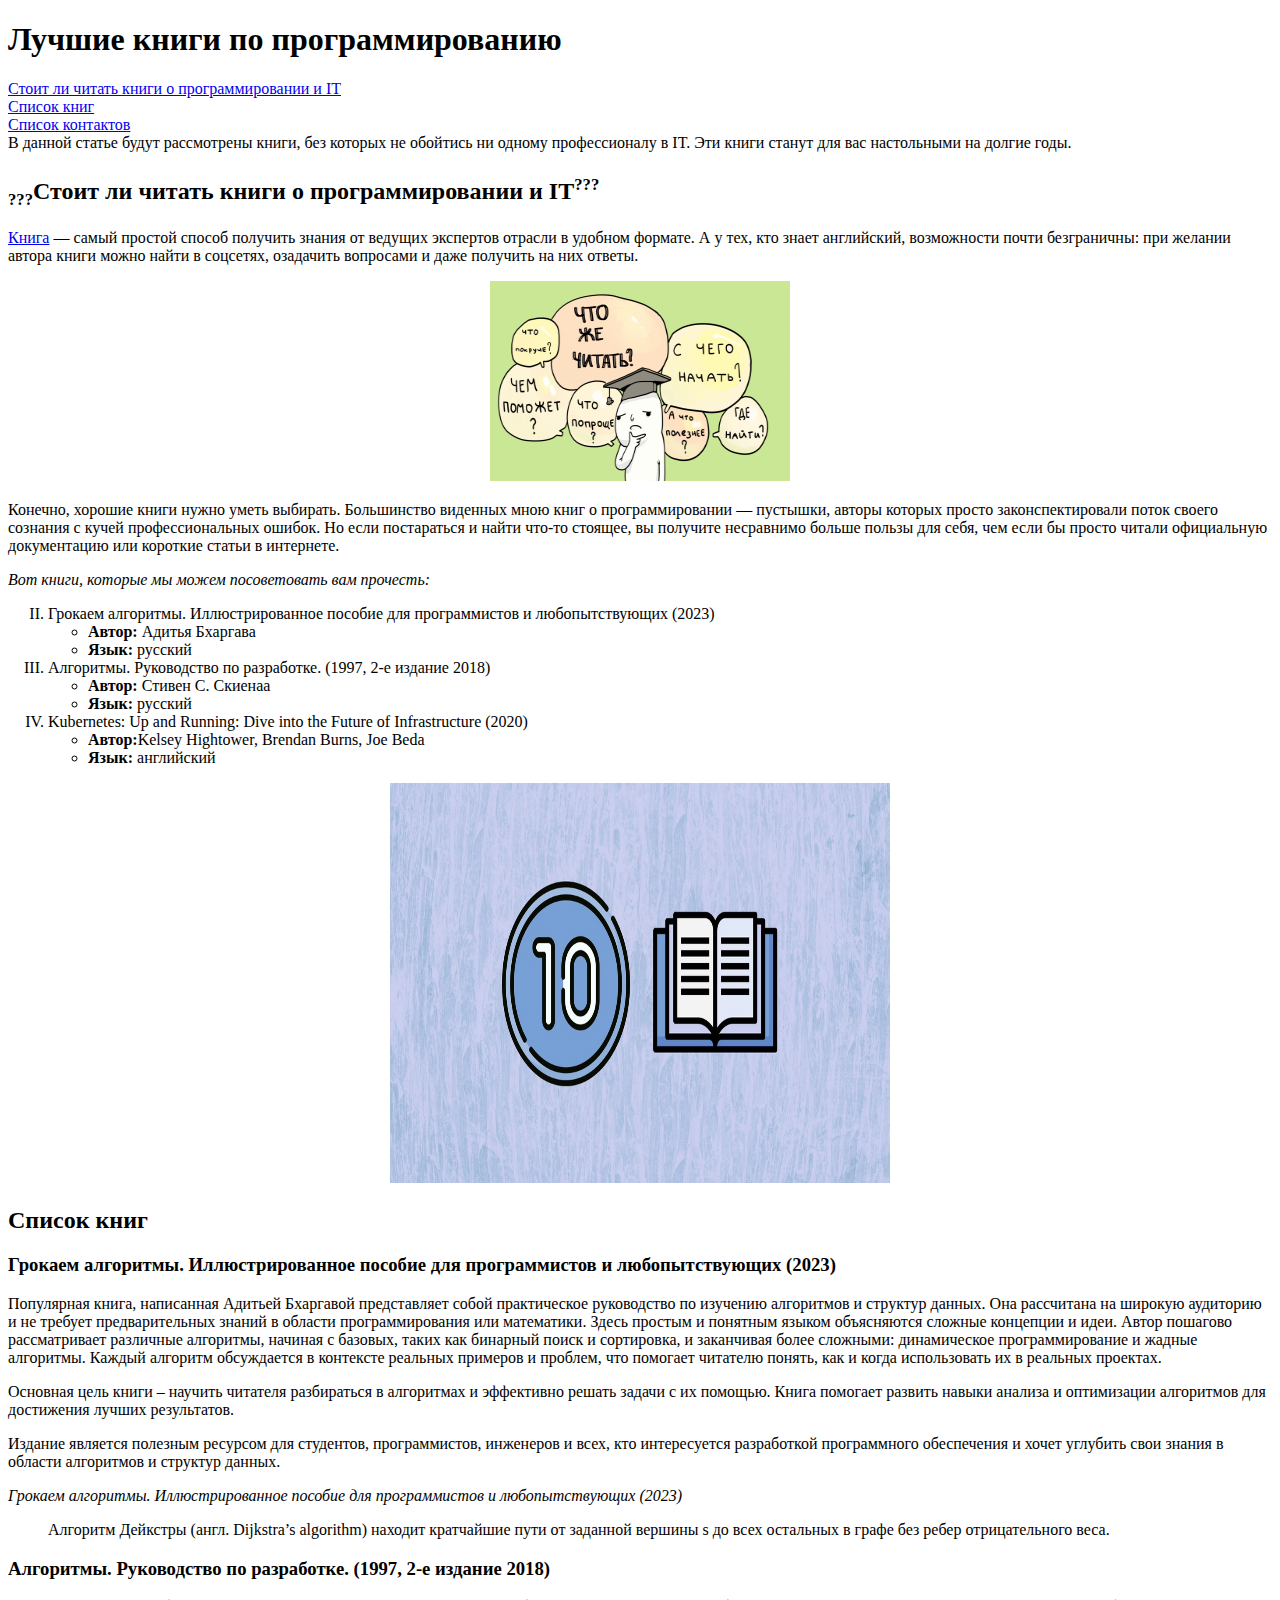
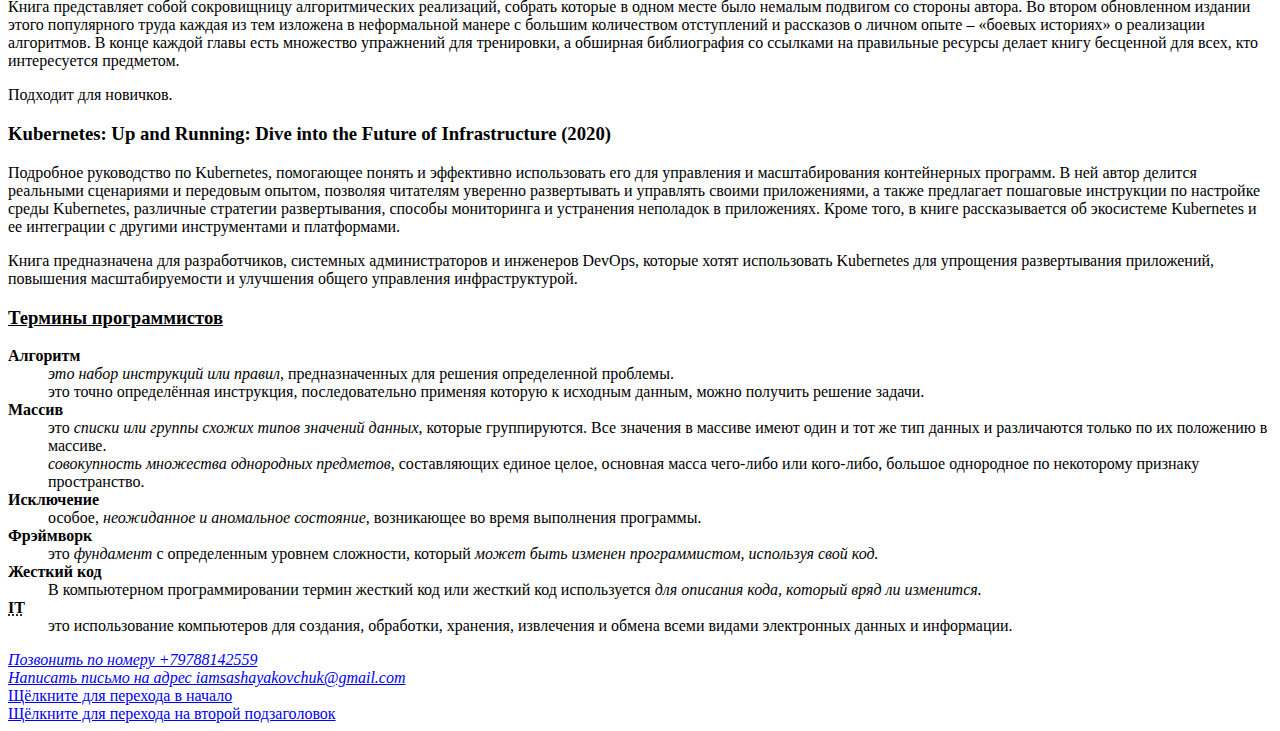
<file: Practice1/index.html>
<!DOCTYPE html>
<html lang="en">
  <head>
    <meta charset="UTF-8" />
    <meta http-equiv="X-UA-Compatible" content="IE=edge" />
    <meta name="viewport" content="width=device-width, initial-scale=1.0" />
    <title>Books for programmists</title>
    <link rel="icon" type="image/png" href="images/favicon.png" />
  </head>

  <body>
    <header>
      <h1 id="Topic1">Лучшие книги по программированию</h1>
      <nav>
        <a href="#Topic2">Стоит ли читать книги о программировании и IT</a>
        <br />
        <a href="#booksList">Список книг</a>
        <br />
        <a href="#contacts">Список контактов</a>
      </nav>
    </header>
    <div>
      В данной статье будут рассмотрены книги, без которых не обойтись ни одному
      профессионалу в IT. Эти книги станут для вас настольными на долгие годы.
    </div>
    <h2 id="Topic2">
      <sub><small>???</small></sub
      >Стоит ли читать книги о программировании и IT<sup
        ><small>???</small></sup
      >
    </h2>
    <div>
      <p>
        <a href="https://ru.wikipedia.org/wiki/Книга" target="_blank">Книга</a>
        — самый простой способ получить знания от ведущих экспертов отрасли в
        удобном формате. А у тех, кто знает английский, возможности почти
        безграничны: при желании автора книги можно найти в соцсетях, озадачить
        вопросами и даже получить на них ответы.
      </p>
      <div>
        <center>
          <a
            href="https://proglib.io/p/top-10-knig-bez-kotoryh-ne-oboytis-ni-odnomu-programmistu-2023-07-27"
            target="_blank"
          >
            <img
              src="images/image1.png"
              alt="simple_image"
              title="Ссылка на википедию"
              width="300"
              height="200"
            />
          </a>
        </center>
      </div>
      <p>
        Конечно, хорошие книги нужно уметь выбирать. Большинство виденных мною
        книг о программировании — пустышки, авторы которых просто
        законспектировали поток своего сознания с кучей профессиональных ошибок.
        Но если постараться и найти что-то стоящее, вы получите несравнимо
        больше пользы для себя, чем если бы просто читали официальную
        документацию или короткие статьи в интернете.
      </p>
      <p><i>Вот книги, которые мы можем посоветовать вам прочесть:</i></p>
      <ol type="I" start="2">
        <li>
          Грокаем алгоритмы. Иллюстрированное пособие для программистов и
          любопытствующих (2023)
          <ul>
            <li><b>Автор:</b> Адитья Бхаргава</li>
            <li><b>Язык:</b> русский</li>
          </ul>
        </li>
        <li>
          Алгоритмы. Руководство по разработке. (1997, 2-е издание 2018)
          <ul>
            <li><b>Автор:</b> Стивен С. Скиенаа</li>
            <li><b>Язык:</b> русский</li>
          </ul>
        </li>
        <li>
          Kubernetes: Up and Running: Dive into the Future of Infrastructure
          (2020)
          <ul>
            <li><b>Автор:</b>Kelsey Hightower, Brendan Burns, Joe Beda</li>
            <li><b>Язык:</b> английский</li>
          </ul>
        </li>
      </ol>
    </div>
    <center>
      <div>
        <map name="map0">
          <area
            shape="circle"
            coords="180, 100, 90"
            target="_blank"
            href="https://www.ozon.ru/product/grokaem-algoritmy-illyustrirovannoe-posobie-dlya-programmistov-i-lyubopytstvuyushchih-211433683/question/?sh=YjhaOJGgbg"
          />
          <area
            shape="rect"
            coords="0, 42, 132, 204"
            target="_blank"
            href="https://www.chitai-gorod.ru/product/algoritmy-rukovodstvo-po-razrabotke-2-e-izd-per-s-angl-2278519"
          />
          <area
            shape="poly"
            coords="260, 96, 331, 42, 403, 96, 377, 180, 286, 180"
            target="_blank"
            href="https://bjpcjp.github.io/pdfs/devops/Kubernetes%20-%20Up%20and%20Running.pdf"
          />
        </map>
        <img
          src="images/image2.png"
          alt="another_simple_image"
          width="500"
          height="400"
          usemap="#map0"
        />
      </div>
    </center>
    <h2 id="booksList">Cписок книг</h2>
    <h3>
      Грокаем алгоритмы. Иллюстрированное пособие для программистов и
      любопытствующих (2023)
    </h3>
    <div>
      <p>
        Популярная книга, написанная Адитьей Бхаргавой представляет собой
        практическое руководство по изучению алгоритмов и структур данных. Она
        рассчитана на широкую аудиторию и не требует предварительных знаний в
        области программирования или математики. Здесь простым и понятным языком
        объясняются сложные концепции и идеи. Автор пошагово рассматривает
        различные алгоритмы, начиная с базовых, таких как бинарный поиск и
        сортировка, и заканчивая более сложными: динамическое программирование и
        жадные алгоритмы. Каждый алгоритм обсуждается в контексте реальных
        примеров и проблем, что помогает читателю понять, как и когда
        использовать их в реальных проектах.
      </p>
      <p>
        Основная цель книги – научить читателя разбираться в алгоритмах и
        эффективно решать задачи с их помощью. Книга помогает развить навыки
        анализа и оптимизации алгоритмов для достижения лучших результатов.
      </p>
      <p>
        Издание является полезным ресурсом для студентов, программистов,
        инженеров и всех, кто интересуется разработкой программного обеспечения
        и хочет углубить свои знания в области алгоритмов и структур данных.
      </p>
      <p>
        <cite
          >Грокаем алгоритмы. Иллюстрированное пособие для программистов и
          любопытствующих (2023)</cite
        >
      </p>

      <blockquote cite="https://ru.algorithmica.org/">
        Алгоритм Дейкстры (англ. Dijkstra’s algorithm) находит кратчайшие пути
        от заданной вершины s до всех остальных в графе без ребер отрицательного
        веса.
      </blockquote>
    </div>
    <h3>Алгоритмы. Руководство по разработке. (1997, 2-е издание 2018)</h3>
    <div>
      <p>
        Книга представляет собой сокровищницу алгоритмических реализаций,
        собрать которые в одном месте было немалым подвигом со стороны автора.
        Во втором обновленном издании этого популярного труда каждая из тем
        изложена в неформальной манере с большим количеством отступлений и
        рассказов о личном опыте – «боевых историях» о реализации алгоритмов. В
        конце каждой главы есть множество упражнений для тренировки, а обширная
        библиография со ссылками на правильные ресурсы делает книгу бесценной
        для всех, кто интересуется предметом.
      </p>
      <p>Подходит для новичков.</p>
    </div>
    <h3>
      Kubernetes: Up and Running: Dive into the Future of Infrastructure (2020)
    </h3>
    <div>
      <p>
        Подробное руководство по Kubernetes, помогающее понять и эффективно
        использовать его для управления и масштабирования контейнерных программ.
        В ней автор делится реальными сценариями и передовым опытом, позволяя
        читателям уверенно развертывать и управлять своими приложениями, а также
        предлагает пошаговые инструкции по настройке среды Kubernetes, различные
        стратегии развертывания, способы мониторинга и устранения неполадок в
        приложениях. Кроме того, в книге рассказывается об экосистеме Kubernetes
        и ее интеграции с другими инструментами и платформами.
      </p>
      <p>
        Книга предназначена для разработчиков, системных администраторов и
        инженеров DevOps, которые хотят использовать Kubernetes для упрощения
        развертывания приложений, повышения масштабируемости и улучшения общего
        управления инфраструктурой.
      </p>
    </div>
    <h3><u>Термины программистов</u></h3>
    <div>
      <dl>
        <dt><strong>Алгоритм</strong></dt>
        <dd>
          <em>это набор инструкций или правил</em>, предназначенных для решения
          определенной проблемы.
        </dd>
        <dd>
          это точно определённая инструкция, последовательно применяя которую к
          исходным данным, можно получить решение задачи.
        </dd>

        <dt><strong>Массив</strong></dt>
        <dd>
          это <em>списки или группы схожих типов значений данных</em>, которые
          группируются. Все значения в массиве имеют один и тот же тип данных и
          различаются только по их положению в массиве.
        </dd>
        <dd>
          <em>совокупность множества однородных предметов</em>, составляющих
          единое целое, основная масса чего-либо или кого-либо, большое
          однородное по некоторому признаку пространство.
        </dd>

        <dt><strong>Исключение</strong></dt>
        <dd>
          особое, <em>неожиданное и аномальное состояние</em>, возникающее во
          время выполнения программы.
        </dd>

        <dt><strong>Фрэймворк</strong></dt>
        <dd>
          это <em>фундамент</em> с определенным уровнем сложности, который
          <em>может быть изменен программистом, используя свой код.</em>
        </dd>

        <dt><strong>Жесткий код</strong></dt>
        <dd>
          В компьютерном программировании термин жесткий код или жесткий код
          используется <em>для описания кода, который вряд ли изменится.</em>
        </dd>

        <dt>
          <strong><abbr title="Информационные технологии">IT</abbr></strong>
        </dt>
        <dd>
          это использование компьютеров для создания, обработки, хранения,
          извлечения и обмена всеми видами электронных данных и информации.
        </dd>
      </dl>
    </div>
    <footer id="contacts">
      <address>
        <a href="tel:89788142559">Позвонить по номеру +79788142559</a>
        <br />
        <a href="mailto:iamsashayakovchuk@gmail.com"
          >Написать письмо на адрес iamsashayakovchuk@gmail.com</a
        >
      </address>
    </footer>
    <a href="#Topic1">Щёлкните для перехода в начало</a>
    <br />
    <a href="#Topic2">Щёлкните для перехода на второй подзаголовок</a>
  </body>
</html>
</file>
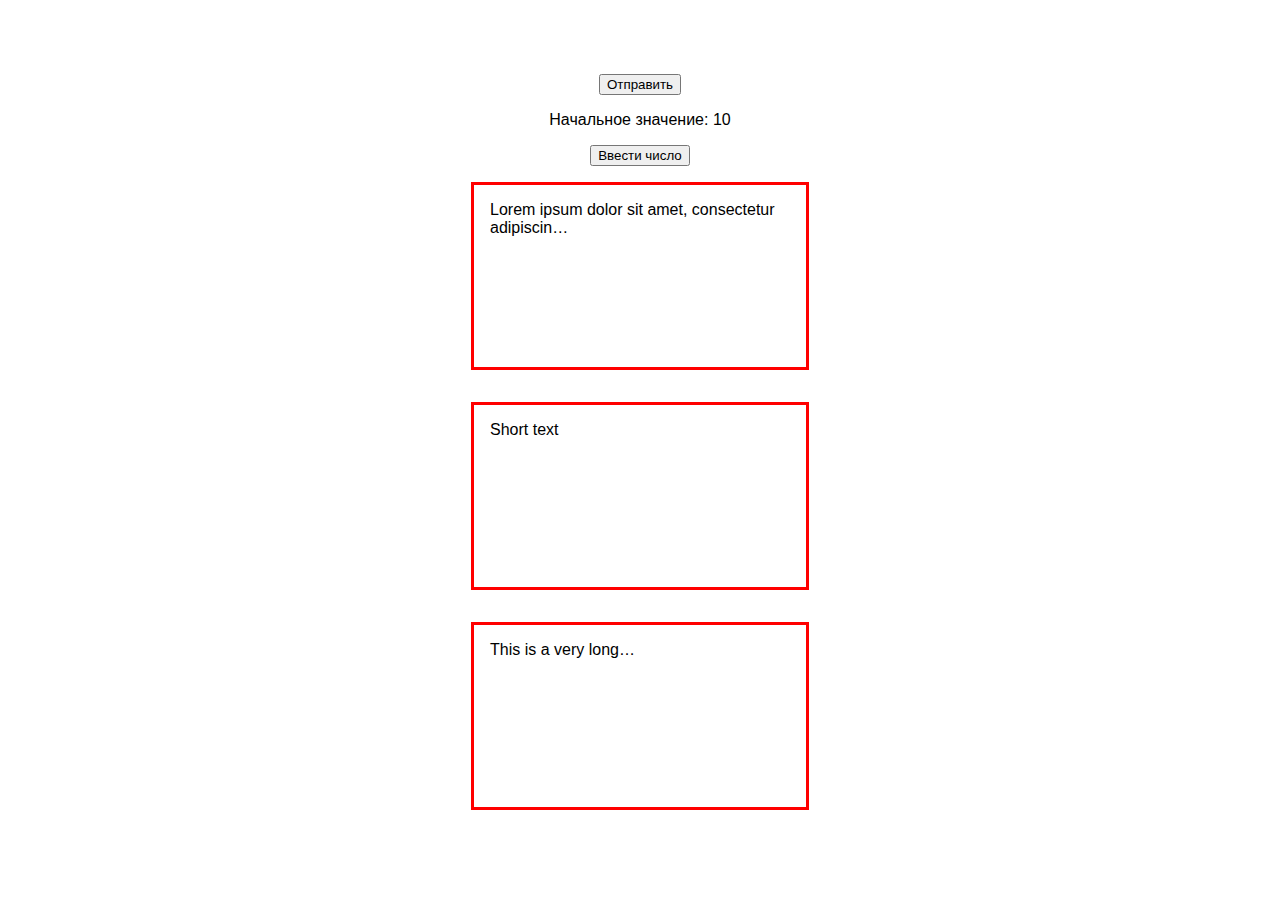
<file: Practice10/index.html>
<!DOCTYPE html>
<html lang="en">
<head>
  <meta charset="UTF-8">
  <meta name="viewport" content="width=device-width, initial-scale=1.0">
  <title>Карточки с текстом и Аккумулятор</title>
  <link rel="stylesheet" href="style.css">
</head>
<body>
  <div class="container">
    <button onclick="checkBot()" type="submit" class="regBtn" id="regBtn">Отправить</button>
    
    <p>Начальное значение: <span id="startingValue">10</span></p>
    <button id="readValueBtn">Ввести число</button>

    <div class="card" id="card1"></div>
    <div class="card" id="card2"></div>
    <div class="card" id="card3"></div>

    
  </div>

  <script src="script.js"></script>
</body>
</html>
</file>
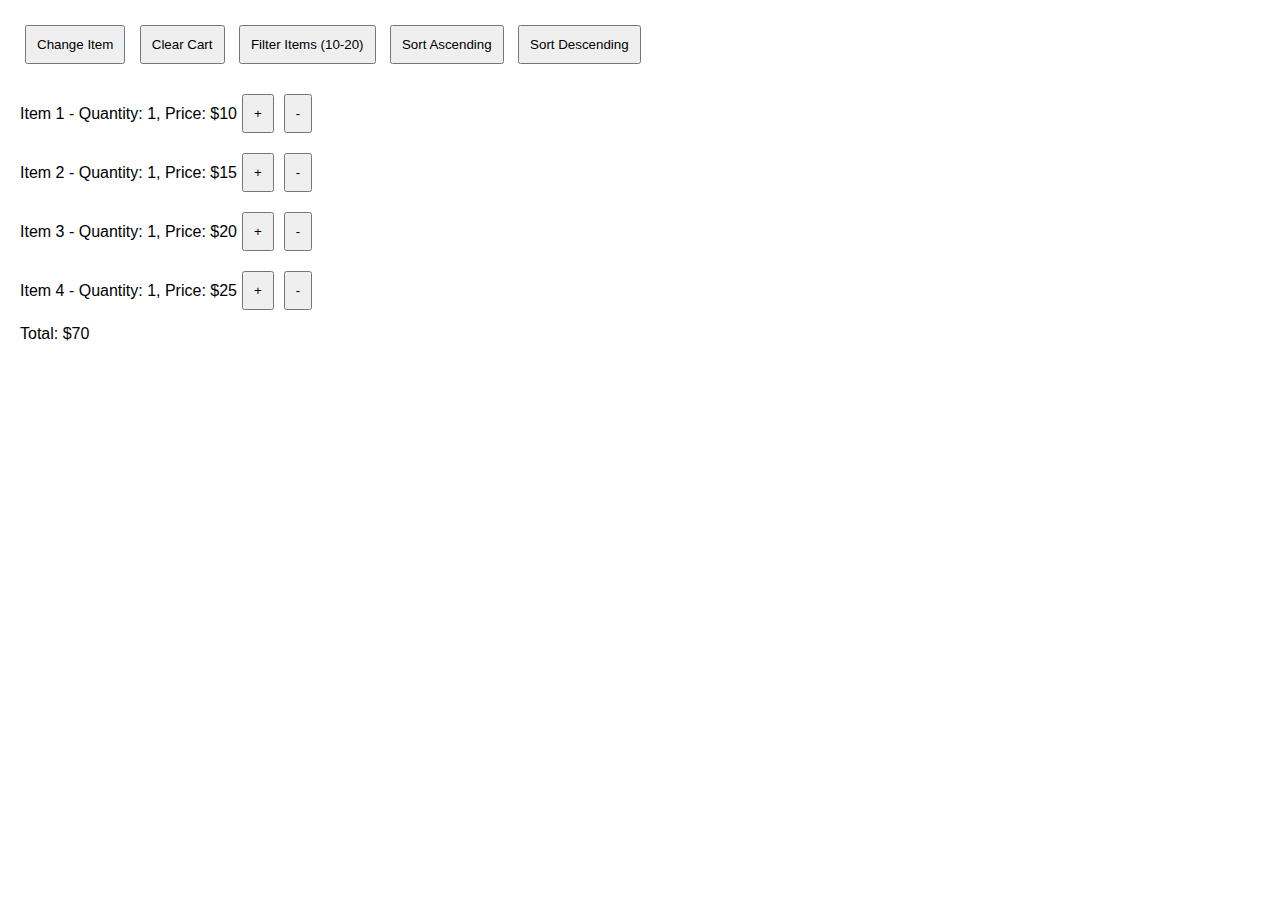
<file: Practice11/index.html>
<!DOCTYPE html>
<html lang="en">
<head>
  <meta charset="UTF-8">
  <meta name="viewport" content="width=device-width, initial-scale=1.0">
  <link rel="stylesheet" href="  style.css">
  <title>Shopping Cart</title>
</head>
<body>

<button onclick="changeItem()">Change Item</button>
<button onclick="clearCart()">Clear Cart</button>
<button onclick="filterItems()">Filter Items (10-20)</button>
<button onclick="sortAscending()">Sort Ascending</button>
<button onclick="sortDescending()">Sort Descending</button>

<div id="cart"></div>

<div id="overlay"></div>
<div id="modal"></div>

<script src="script.js"></script>

</body>
</html>
</file>
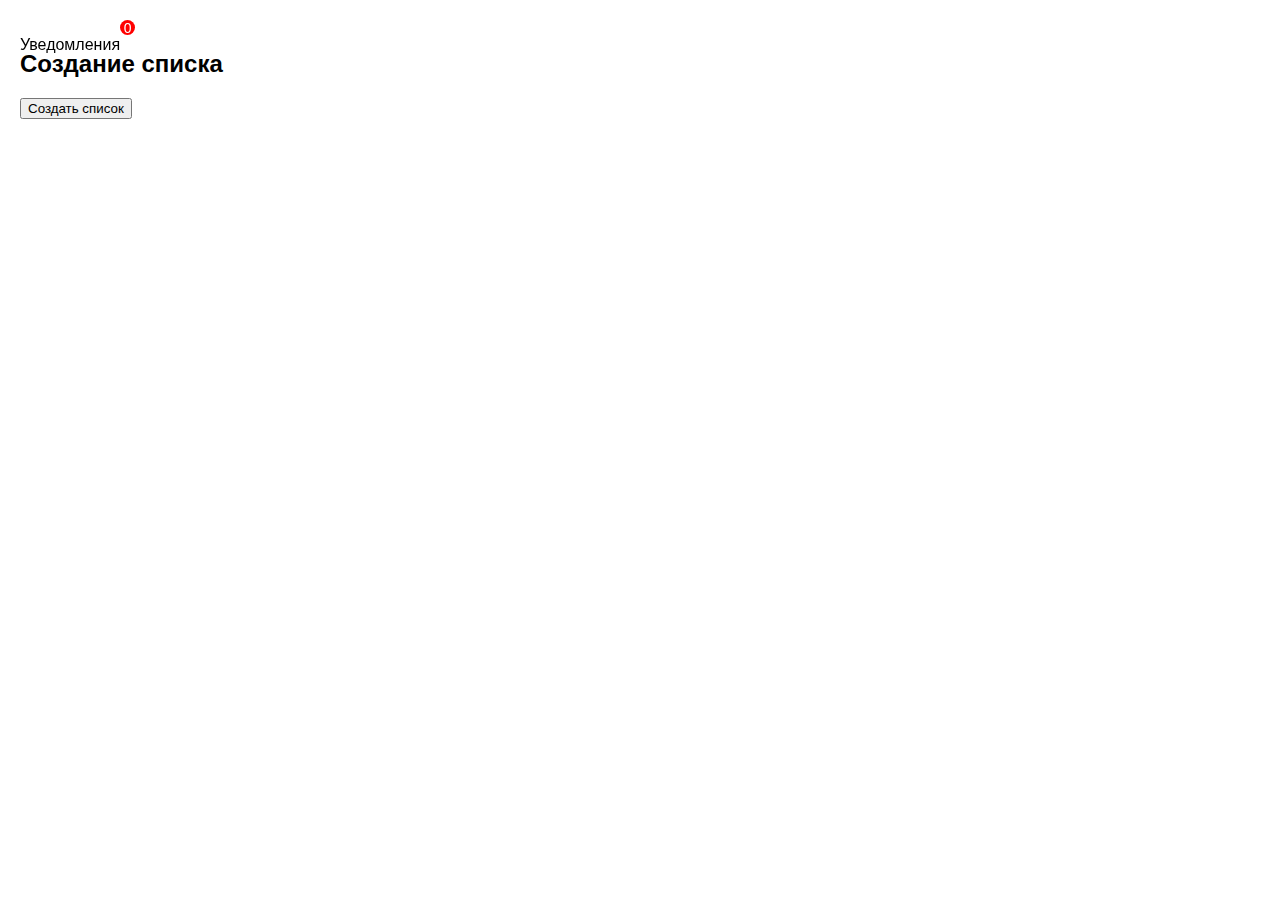
<file: Practice12/index.html>
<!DOCTYPE html>
<html lang="en">
<head>
    <meta charset="UTF-8">
    <meta name="viewport" content="width=device-width, initial-scale=1.0">
    <link rel="stylesheet" href="style.css">
    <title>Уведомления</title>
</head>
<body>
    <div class="notification-container">
        <p>Уведомления </p>
        <div class="notification-icon">
            <div id="notification-counter">0</div>
        </div>
        <div class="notification-content">
            <!-- Здесь будут появляться новые уведомления -->
        </div>
    </div>

    <div class="list-container">
        <h2>Создание списка</h2>
        <button onclick="createList()">Создать список</button>
        <ul id="dynamic-list"></ul>
    </div>

    <script src="script.js"></script>
</body>
</html>
</file>
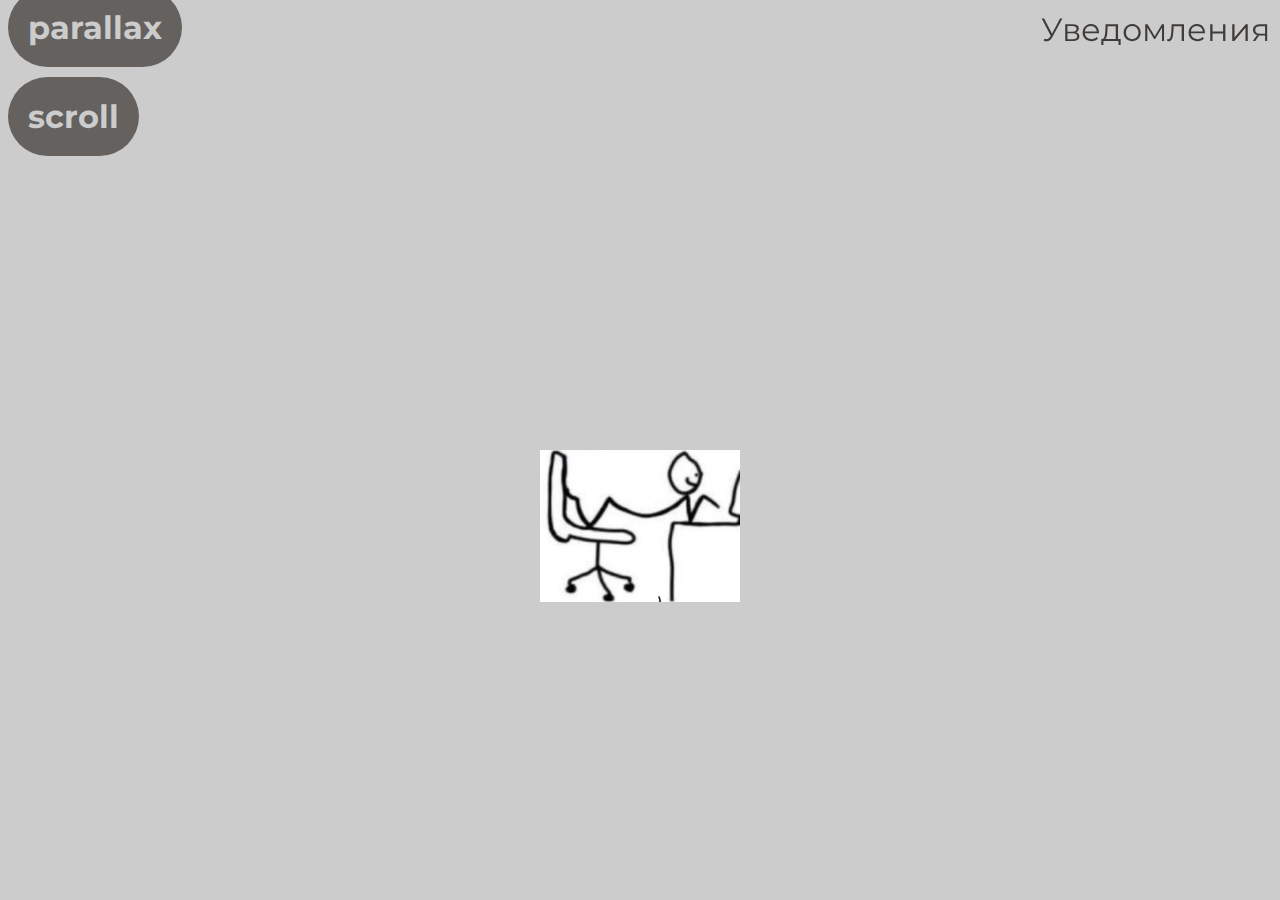
<file: Practice13/index.html>
<!DOCTYPE html>
<html lang="en">
  <head>
    <meta charset="UTF-8" />
    <meta name="viewport" content="width=device-width, initial-scale=1.0" />
    <title>Centered Image with Notifications</title>
    <link rel="preconnect" href="https://fonts.googleapis.com" />
    <link rel="preconnect" href="https://fonts.gstatic.com" crossorigin />
    <link
      href="https://fonts.googleapis.com/css2?family=Montserrat:wght@400;700&display=swap"
      rel="stylesheet"
    />
    <style>
      html {
        font-family: 'Montserrat', sans-serif;
        color: #3F3B38;
        background: #cccccc;
      }
      #notifications {
        font-size: 32px;
        position: fixed;
        top: 10px;
        right: 10px;
      }

      .notification {
        margin-bottom: 5px;
        padding: 10px;
        border: 1px solid #ccc;
        background-color: #f0f0f0;
        display: flex;
        justify-content: space-between;
      }
      a {
        text-decoration: none;
        color: #ccc;
        background:#3f3b38bb;
        font-size: 32px;
        font-weight: bold;
        padding: 20px;
        border-radius: 50px;
      }
    </style>
  </head>
  <body>
    <div id="centeredImage">
      <img src="myImage.jpg" width="200px" alt="Centered Image" id="image" />
    </div>

    <div id="notifications">Уведомления</div>
    <div class="button-box"><a href="parallax.html">parallax</a></div>
    <div class="button-box" style="margin-top: 50px;"><a href="scroll.html">scroll</a></div>

    <script>
      const image = document.getElementById("image");
      const notificationsContainer = document.getElementById("notifications");

      window.addEventListener("click", (e) => {
        const x = e.clientX;
        const y = e.clientY;
        console.log(`Clicked at coordinates: ${x}, ${y}`);
      });

      window.addEventListener("resize", () => {
        centerImage();
      });

      function centerImage() {
        const windowHeight = window.innerHeight;
        const windowWidth = window.innerWidth;
        const imageHeight = image.offsetHeight;
        const imageWidth = image.offsetWidth;

        const top = (windowHeight - imageHeight) / 2;
        const left = (windowWidth - imageWidth) / 2;

        image.style.position = "absolute";
        image.style.top = `${top}px`;
        image.style.left = `${left}px`;
      }

      centerImage();

      // Notifications
      setInterval(() => {
        const notification = document.createElement("div");
        notification.className = "notification";
        notification.innerHTML = `New notification at ${new Date().toLocaleTimeString()}`;

        // Close button
        const closeButton = document.createElement("button");
        closeButton.textContent = "close";
        closeButton.addEventListener("click", () => {
          notification.remove();
        });

        notification.appendChild(closeButton);
        notificationsContainer.appendChild(notification);
      }, 3000);

      // Delegate click event for notifications container
      notificationsContainer.addEventListener("click", (e) => {
        if (e.target.tagName === "BUTTON") {
          e.target.parentElement.remove();
        }
      });
    </script>
  </body>
</html>
</file>
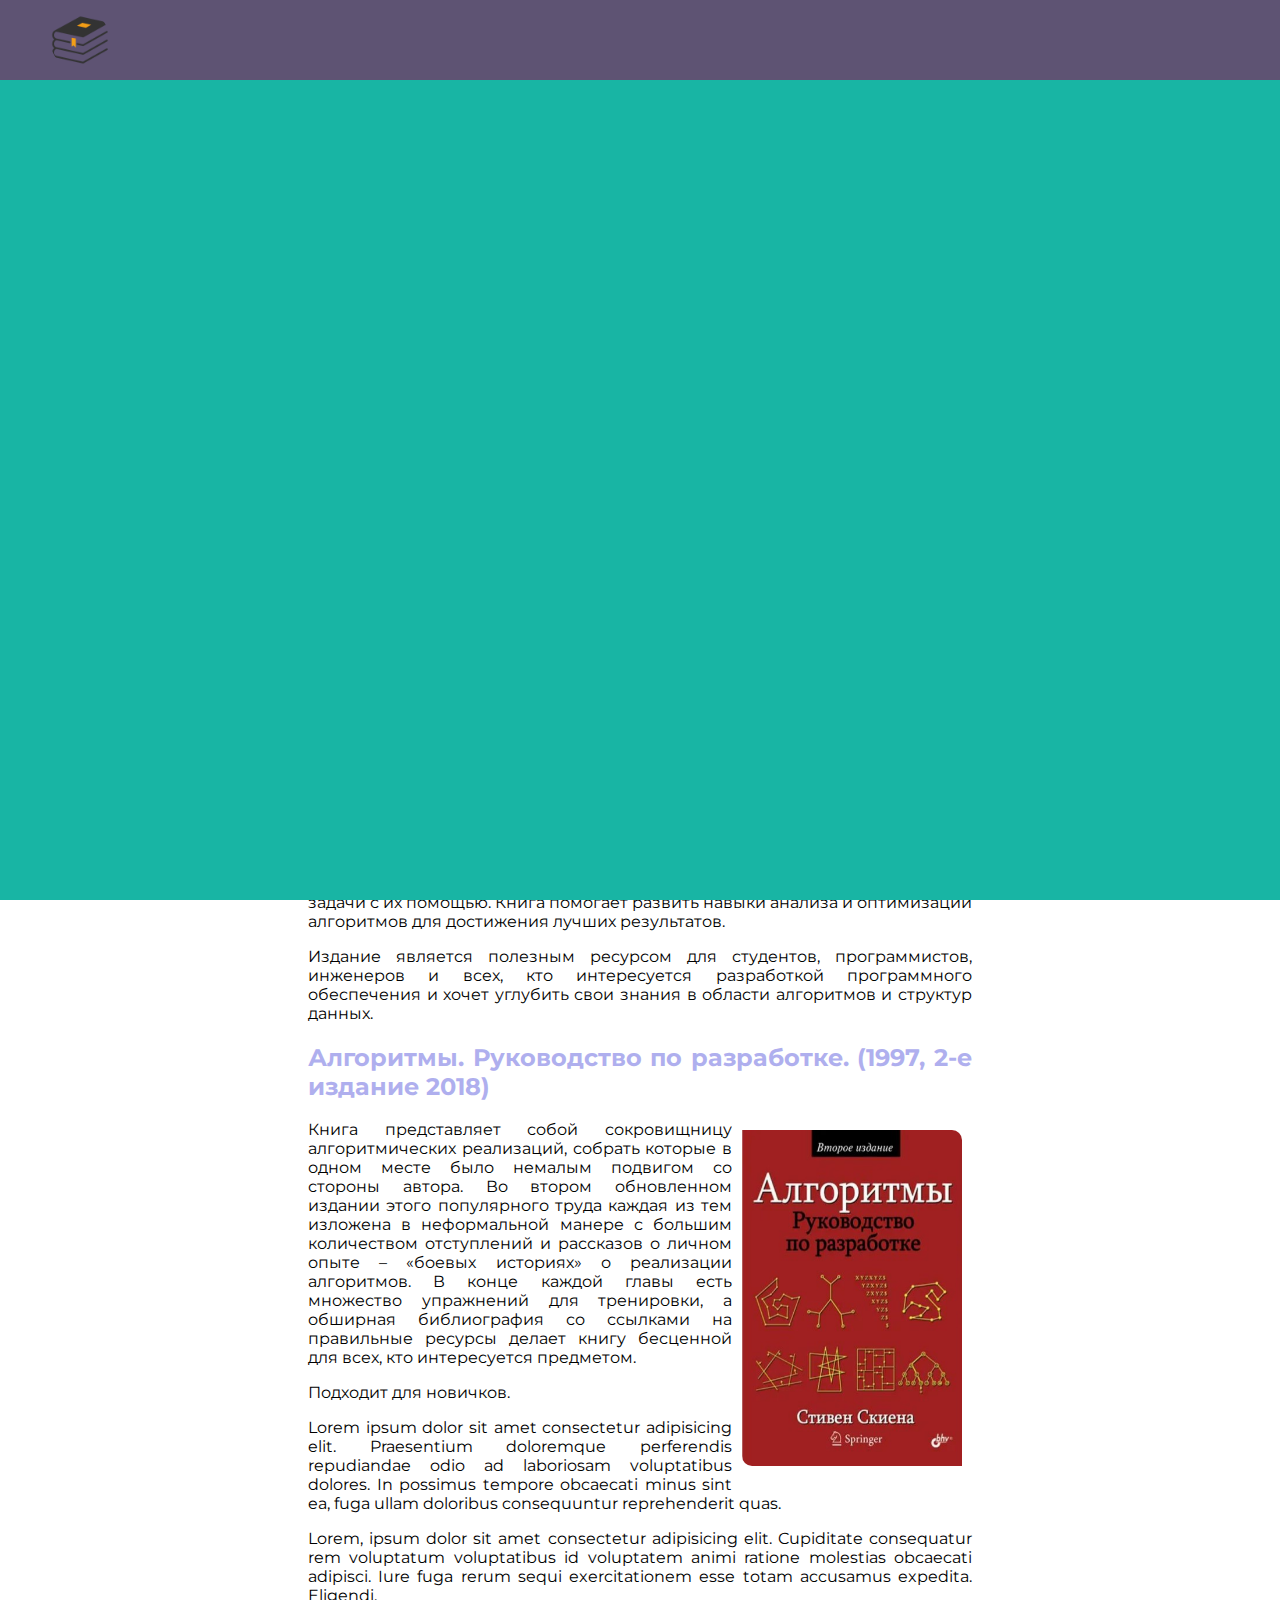
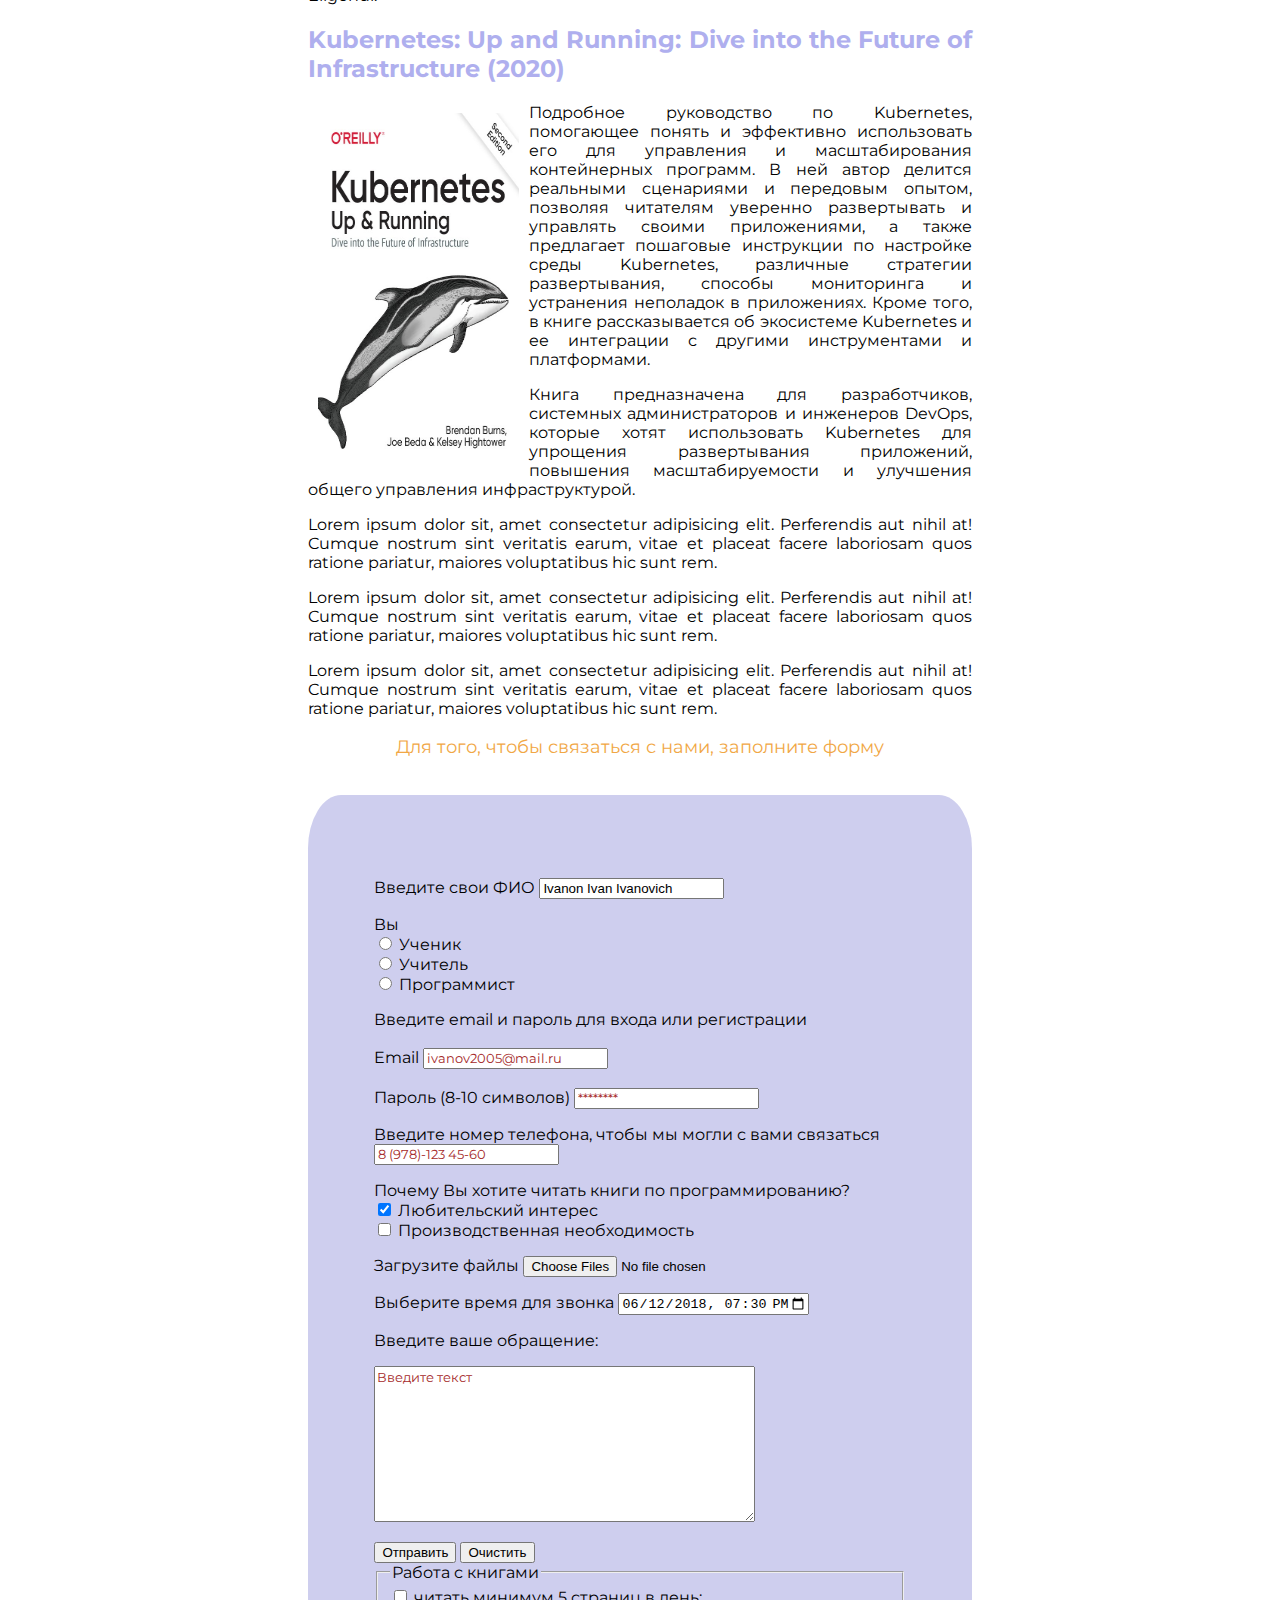
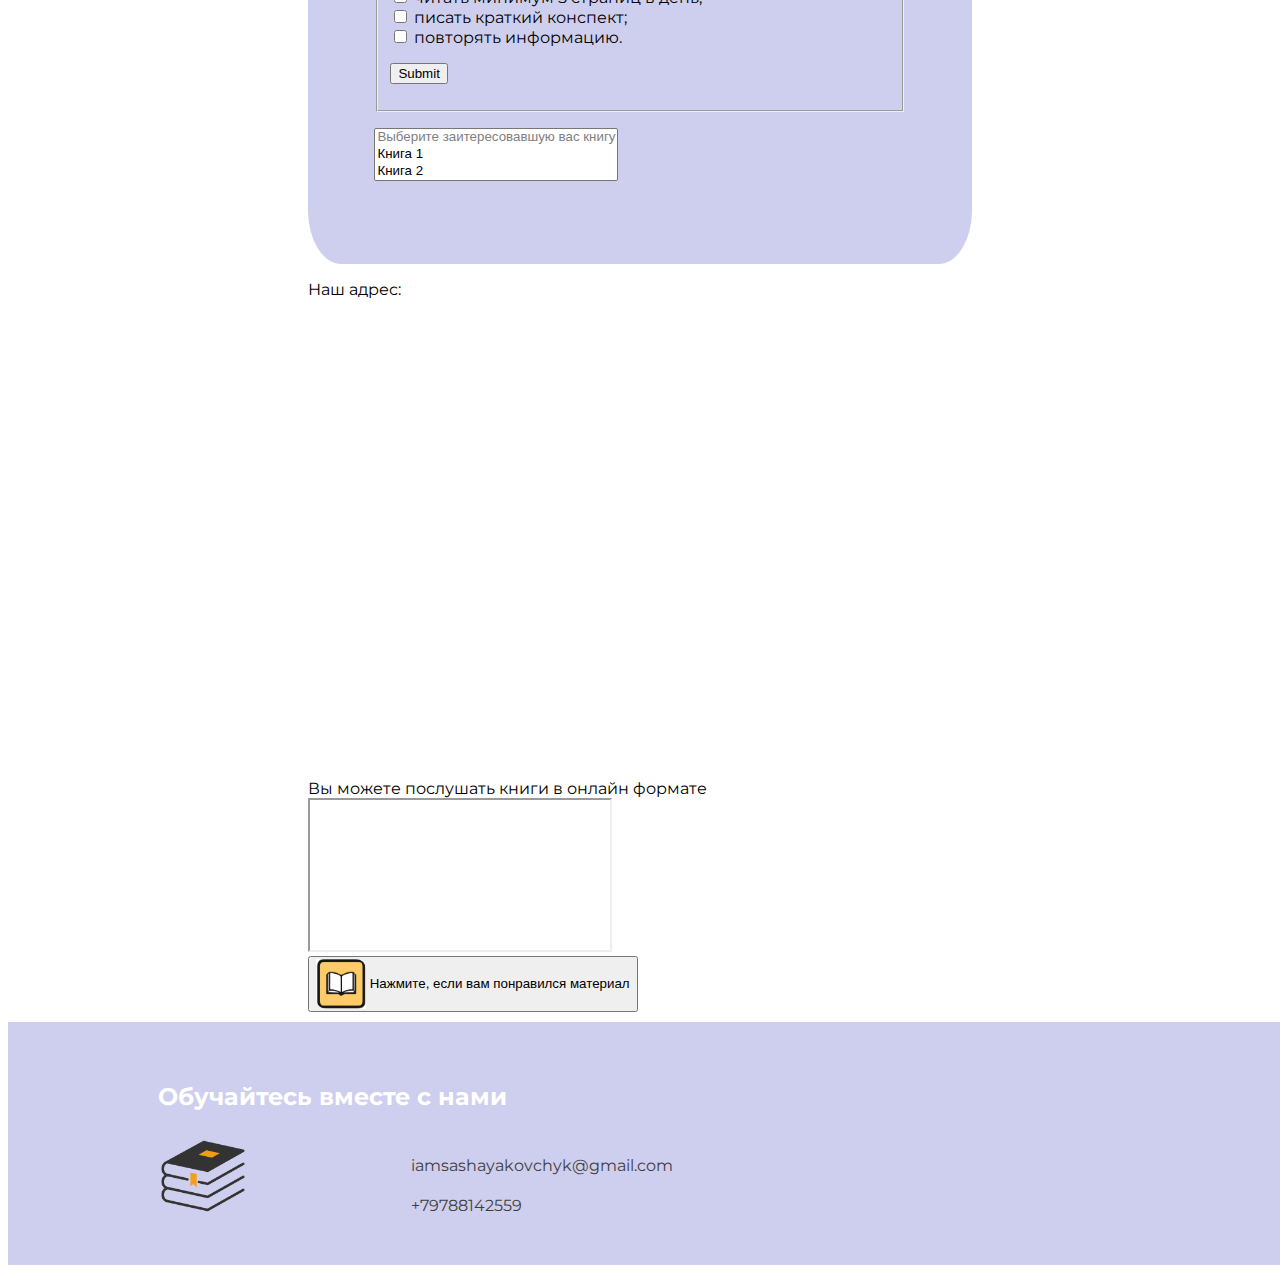
<file: Practice2/index.html>
<!DOCTYPE html>
<html lang="en">
  <head>
    <meta charset="UTF-8" />
    <meta name="viewport" content="width=device-width<!-- , initial-scale=1.0 -->" />
    <title>Лучшие книги для программистов</title>
    <link rel="icon" type="image/png" href="images/favicon.png" />
    <link rel="stylesheet" href="styles.css" />
    <link rel="preconnect" href="https://fonts.googleapis.com" />
    <link rel="preconnect" href="https://fonts.gstatic.com" crossorigin />
    <link
      href="https://fonts.googleapis.com/css2?family=Montserrat:wght@900&display=swap"
      rel="stylesheet"
    />
    <link rel="preconnect" href="https://fonts.googleapis.com" />
    <link rel="preconnect" href="https://fonts.gstatic.com" crossorigin />
    <link
      href="https://fonts.googleapis.com/css2?family=Montserrat:wght@800&display=swap"
      rel="stylesheet"
    />
  </head>
  <body>
    <header class="header">
      <div class="container">
        <div class="header__body">
          <a href="" class="header__logo">
            <img src="images/logotype.png" alt="" />
          </a>
          <div class="header__burger">
            <span></span>
          </div>
          <nav class="header__menu">
            <ul class="header_list">
              <li>
                <a href="" class="header__link"
                  >1
                </a>
              </li>
              <li>
                <a href="" class="header__link">
                  2
                </a>
              </li>
              <li>
                <a href="" class="header__link">
                  3
                </a>
              </li>
            </ul>
          </nav>
        </div>
      </div>
    </header>
    <main class="main-content">
      <aside class="aside" style="float: right; margin-left: 100px">
        <div>
          <img src="images/aside-image.png" width="160" height="80" />
          <br />
          <p class="make_absolute">Proga</p>
        </div>
        Хотите изучать <br />программирование вместе?
        <br />
        <a href="#contacts">Нажмите, чтобы связаться с нами</a>
      </aside>
      <section id="section-1">
        <h2>Почему программистам стоит читать книги?</h2>
        <p>
          Книга — самый простой способ получить знания от ведущих экспертов
          отрасли в удобном формате. А у тех, кто знает английский, возможности
          почти безграничны: при желании автора книги можно найти в соцсетях,
          озадачить вопросами и даже получить на них ответы.
        </p>
        <p>
          Конечно, хорошие книги нужно уметь выбирать. Большинство виденных мною
          книг о программировании — пустышки, авторы которых просто
          законспектировали поток своего сознания с кучей профессиональных
          ошибок. Но если постараться и найти что-то стоящее, вы получите
          несравнимо больше пользы для себя, чем если бы просто читали
          официальную документацию или короткие статьи в интернете.
        </p>
        <p>
          В данной статье представлены книги, которые мы можем посоветовать вам
          прочесть:
        </p>
      </section>
      <section id="section-2">
        <h2>
          Грокаем алгоритмы. Иллюстрированное пособие для программистов и
          любопытствующих (2023)
        </h2>
        <div class="make_relative">
          <img
            class="main__book-1"
            src="images/book_1.jpg"
            alt="Грокаем алгоритмы. Иллюстрированное пособие для программистов и
        любопытствующих"
            width="220"
            height="336"
          />
          <article class="main__section-1">
            <p>
              Популярная книга, написанная Адитьей Бхаргавой представляет собой
              практическое руководство по изучению алгоритмов и структур данных.
              Она рассчитана на широкую аудиторию и не требует предварительных
              знаний в области программирования или математики. Здесь простым и
              понятным языком объясняются сложные концепции и идеи. Автор
              пошагово рассматривает различные алгоритмы, начиная с базовых,
              таких как бинарный поиск и сортировка, и заканчивая более
              сложными: динамическое программирование и жадные алгоритмы. Каждый
              алгоритм обсуждается в контексте реальных примеров и проблем, что
              помогает читателю понять, как и когда использовать их в реальных
              проектах.
            </p>
            <p>
              Основная цель книги – научить читателя разбираться в алгоритмах и
              эффективно решать задачи с их помощью. Книга помогает развить
              навыки анализа и оптимизации алгоритмов для достижения лучших
              результатов.
            </p>
            <p>
              Издание является полезным ресурсом для студентов, программистов,
              инженеров и всех, кто интересуется разработкой программного
              обеспечения и хочет углубить свои знания в области алгоритмов и
              структур данных.
            </p>
          </article>
        </div>
      </section>
      <section id="section-3">
        <h2>Алгоритмы. Руководство по разработке. (1997, 2-е издание 2018)</h2>
        <img
          class="main__book-2 scale"
          src="./images/book_2.jpg"
          alt="Алгоритмы. Руководство по разработке"
          width="220"
          height="336"
        />
        <p>
          Книга представляет собой сокровищницу алгоритмических реализаций,
          собрать которые в одном месте было немалым подвигом со стороны автора.
          Во втором обновленном издании этого популярного труда каждая из тем
          изложена в неформальной манере с большим количеством отступлений и
          рассказов о личном опыте – «боевых историях» о реализации алгоритмов.
          В конце каждой главы есть множество упражнений для тренировки, а
          обширная библиография со ссылками на правильные ресурсы делает книгу
          бесценной для всех, кто интересуется предметом.
        </p>
        <p>Подходит для новичков.</p>
        <p>
          Lorem ipsum dolor sit amet consectetur adipisicing elit. Praesentium
          doloremque perferendis repudiandae odio ad laboriosam voluptatibus
          dolores. In possimus tempore obcaecati minus sint ea, fuga ullam
          doloribus consequuntur reprehenderit quas.
        </p>
        <p>
          Lorem, ipsum dolor sit amet consectetur adipisicing elit. Cupiditate
          consequatur rem voluptatum voluptatibus id voluptatem animi ratione
          molestias obcaecati adipisci. Iure fuga rerum sequi exercitationem
          esse totam accusamus expedita. Eligendi.
        </p>
      </section>
      <section id="section-4">
        <h2>
          Kubernetes: Up and Running: Dive into the Future of Infrastructure
          (2020)
        </h2>
        <img
          class="main__book-3 scale"
          src="images/book_3.jpg"
          alt="Kubernetes: Up and Running: Dive into the Future of Infrastructure"
          width="201"
          height="350"
        />
        <p>
          Подробное руководство по Kubernetes, помогающее понять и эффективно
          использовать его для управления и масштабирования контейнерных
          программ. В ней автор делится реальными сценариями и передовым опытом,
          позволяя читателям уверенно развертывать и управлять своими
          приложениями, а также предлагает пошаговые инструкции по настройке
          среды Kubernetes, различные стратегии развертывания, способы
          мониторинга и устранения неполадок в приложениях. Кроме того, в книге
          рассказывается об экосистеме Kubernetes и ее интеграции с другими
          инструментами и платформами.
        </p>
        <p>
          Книга предназначена для разработчиков, системных администраторов и
          инженеров DevOps, которые хотят использовать Kubernetes для упрощения
          развертывания приложений, повышения масштабируемости и улучшения
          общего управления инфраструктурой.
        </p>
        <p>
          Lorem ipsum dolor sit, amet consectetur adipisicing elit. Perferendis
          aut nihil at! Cumque nostrum sint veritatis earum, vitae et placeat
          facere laboriosam quos ratione pariatur, maiores voluptatibus hic sunt
          rem.
        </p>
        <p>
          Lorem ipsum dolor sit, amet consectetur adipisicing elit. Perferendis
          aut nihil at! Cumque nostrum sint veritatis earum, vitae et placeat
          facere laboriosam quos ratione pariatur, maiores voluptatibus hic sunt
          rem.
        </p>
        <p>
          Lorem ipsum dolor sit, amet consectetur adipisicing elit. Perferendis
          aut nihil at! Cumque nostrum sint veritatis earum, vitae et placeat
          facere laboriosam quos ratione pariatur, maiores voluptatibus hic sunt
          rem.
        </p>
      </section>
      <section class="section-form">
        <p class="section-form__text">
          Для того, чтобы связаться с нами, заполните форму
        </p>
        <br />
        <form>
          <p>
            Введите свои ФИО
            <input type="text" value="Ivanon Ivan Ivanovich" />
          </p>
          <p>
            Вы
            <br />
            <input type="radio" name="qualification" value="Ученик" /> Ученик
            <br />
            <input type="radio" name="qualification" value="Учитель" /> Учитель
            <br />
            <input type="radio" name="qualification" value="Программмист" />
            Программист <br />
          </p>
          <p>
            Введите email и пароль для входа или регистрации
            <br />
            <br />
            Email
            <input type="email" required placeholder="ivanov2005@mail.ru" />
            <br />
            <br />
            Пароль (8-10 символов)
            <input
              name="pin"
              type="password"
              pattern="\d{8,10}"
              required
              placeholder="********"
            />
          </p>
          <p>
            Введите номер телефона, чтобы мы могли с вами связаться
            <br />
            <input type="tel" placeholder="8 (978)-123 45-60" />
          </p>
          <p>
            Почему Вы хотите читать книги по программированию?
            <br />
            <input type="checkbox" checked /> Любительский интерес
            <br />
            <input type="checkbox" /> Производственная необходимость
          </p>
          <p>
            <label for="file">Загрузите файлы</label>
            <input type="file" id="file" name="file" multiple />
          </p>
          <p>
            <label for="meeting-time">Выберите время для звонка</label>

            <input
              type="datetime-local"
              id="meeting-time"
              name="meeting-time"
              value="2018-06-12T19:30"
              min="2018-06-07T00:00"
              max="2018-06-14T00:00"
            />
          </p>
          <p>Введите вашe обращение:</p>
          <p>
            <textarea
              rows="10"
              cols="45"
              name="text"
              minlength="15"
              maxlength="450"
              placeholder="Введите текст"
              required
            ></textarea>
          </p>
          <input type="submit" value="Отправить" />
          <input type="reset" value="Очистить" />
          <fieldset>
            <legend>Работа с книгами</legend>
            <input type="checkbox" /> читать минимум 5 страниц в день;<br />
            <input type="checkbox" /> писать краткий конспект;<br />
            <input type="checkbox" /> повторять информацию.
            <p><input type="submit" /></p>
          </fieldset>
          <p>
            <select size="3" multiple name="hero[]">
              <option disabled>Выберите заитересовавшую вас книгу</option>
              <option>Книга 1</option>
              <option>Книга 2</option>
              <option>Книга 3</option>
            </select>
          </p>
        </form>
      </section>
      <section>
        <p>Наш адрес:</p>
        <iframe
          src="https://www.google.com/maps/embed?pb=!1m18!1m12!1m3!1d72003.06344935199!2d37.35712596793049!3d55.669935400000014!2m3!1f0!2f0!3f0!3m2!1i1024!2i768!4f13.1!3m3!1m2!1s0x46b54dc1d23b51c3%3A0x74763ed59c81ccb6!2sRtu%20Mirea!5e0!3m2!1sen!2sru!4v1696148072986!5m2!1sen!2sru"
          width="600"
          height="450"
          style="border: 0"
          allowfullscreen=""
          loading="lazy"
          referrerpolicy="no-referrer-when-downgrade"
        ></iframe>
      </section>
      <section class="section-video">
        Вы можете послушать книги в онлайн формате
        <br />
        <iframe
          src="http://www.youtube.com/embed/mvklW2M5Jts"
          width="auto"
          height="auto"
          class="section-video__video"
        >
        </iframe>
        <br />
        <button>
          <img
            src="images/button-img.jpg"
            height="50px"
            width="50px"
            alt="Картинка"
            style="vertical-align: middle"
          />
          Нажмите, если вам понравился материал
        </button>
      </section>
    </main>
    <footer class="footer">
      <h2 class="footer__h">Обучайтесь вместе с нами</h2>
      <img
        class="footer__logotype"
        src="./images/logotype.png"
        alt="logotype"
        height="90"
        width="90"
      />
      <div class="footer__adress">
        <adress id="contacts">
          <a href="mailto:iamsashayakovchyk@gmail.com"
            >iamsashayakovchyk@gmail.com</a
          >
          <br />
          <a href="tel:89788142559">+79788142559</a>
        </adress>
      </div>
    </footer>
  </body>
</html>
</file>
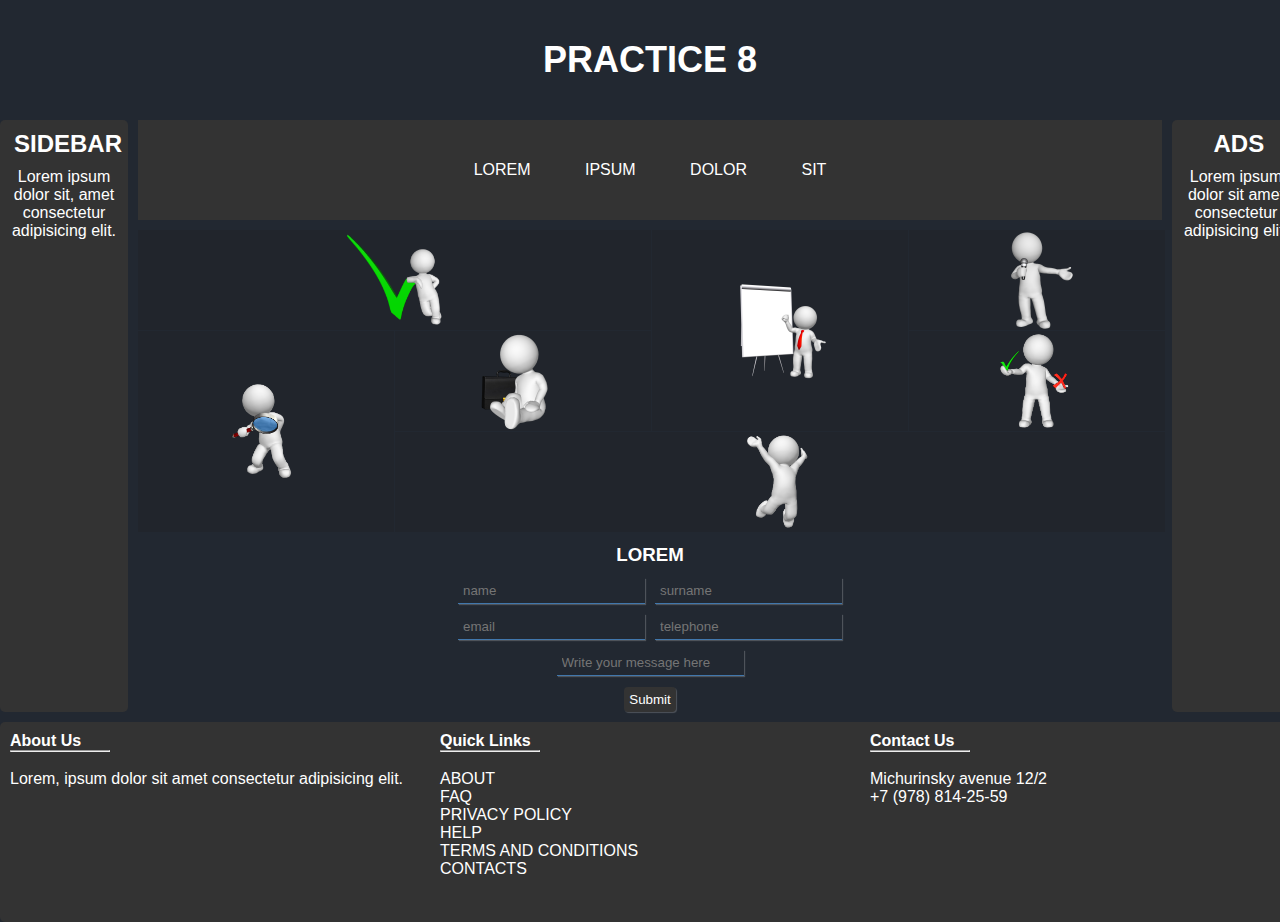
<file: Practice8/index.html>
<!DOCTYPE html>
<html lang="en">
  <head>
    <meta charset="UTF-8" />
    <meta name="viewport" content="width=device-width, initial-scale=1.0" />
    <link rel="stylesheet" href="css/style.css" />
    <title>Practice 8</title>
  </head>
  <body>
    <header class="header">
      <h1>Practice 8</h1>
    </header>
    <nav class="navigation">
      <ul>
        <li><a href="#">Lorem</a></li>
        <li><a href="#">ipsum</a></li>
        <li><a href="#">dolor</a></li>
        <li><a href="#">sit</a></li>
      </ul>
    </nav>
    <div class="sidebar">
      <h2>Sidebar</h2>
      <p>Lorem ipsum dolor sit, amet consectetur adipisicing elit.</p>
    </div>
    <div class="ads">
      <h2>ads</h2>
      <p>Lorem ipsum dolor sit amet consectetur adipisicing elit.</p>
    </div>
    <main class="main">
      <div class="box-container">
        <div class="box-1 box">
          <img src="img/box-1.png" alt="" width="100px" height="100px" />
          <!-- <p>Lorem, ipsum dolor sit amet consectetur adipisicing elit.</p> -->
        </div>
        <div class="box-2 box">
          <img src="img/box-2.png" alt="" width="100px" height="100px" />
          <!-- <p>Lorem, ipsum dolor sit amet consectetur adipisicing elit.</p> -->
        </div>
        <div class="box-3 box">
          <img src="img/box-3.png" alt="" width="100px" height="100px" />
          <!-- <p>Lorem, ipsum dolor sit amet consectetur adipisicing elit.</p> -->
        </div>
        <div class="box-4 box">
          <img src="img/box-4.png" alt="" width="100px" height="100px" />
          <!-- <p>Lorem, ipsum dolor sit amet consectetur adipisicing elit.</p> -->
        </div>
        <div class="box-5 box">
          <img src="img/box-5.png" alt="" width="100px" height="100px" />
          <!-- <p>Lorem, ipsum dolor sit amet consectetur adipisicing elit.</p> -->
        </div>
        <div class="box-6 box">
          <img src="img/box-6.png" alt="" width="100px" height="100px" />
          <!-- <p>Lorem, ipsum dolor sit amet consectetur adipisicing elit.</p> -->
        </div>
        <div class="box-7 box">
          <img src="img/box-7.png" alt="" width="100px" height="100px" />
          <!-- <p>Lorem, ipsum dolor sit amet consectetur adipisicing elit.</p> -->
        </div>
      </div>
      <div class="form">
        <h3 class="input-title">LOREM</h3>
        <div class="input-name">
          <input type="text" placeholder="name" />
        </div>
        <div class="input-surname">
          <input type="text" placeholder="surname" />
        </div>
        <div class="input-email">
          <input type="email" name="" id="" placeholder="email" />
        </div>
        <div class="input-telephone">
          <input type="tel" placeholder="telephone" />
        </div>
        <div class="input-message">
          <input type="text" placeholder="Write your message here" />
        </div>
        <div class="input-submit">
          <input type="submit" value="Submit" />
        </div>
      </div>
    </main>
    <footer class="footer">
      <div class="footer-box-1">
        <h4>About Us</h4>
        <hr />
        <br />
        <p>Lorem, ipsum dolor sit amet consectetur adipisicing elit.</p>
      </div>
      <div class="footer-box-2">
        <h4>Quick Links</h4>
        <hr />
        <br />
        <ul class="footer-list">
          <li><a href="#">About</a></li>
          <br />
          <li><a href="#">FAQ</a></li>
          <br />
          <li><a href="#">Privacy Policy</a></li>
          <br />
          <li><a href="#">Help</a></li>
          <br />
          <li><a href="#">Terms and Conditions</a></li>
          <br />
          <li><a href="#">Contacts</a></li>
        </ul>
      </div>
      <div class="footer-box-3">
        <h4>Contact Us</h4>
        <hr />
        <br />
        <p>
          Michurinsky avenue 12/2 <br />
          +7 (978) 814-25-59
        </p>
      </div>
    </footer>
  </body>
</html>
</file>
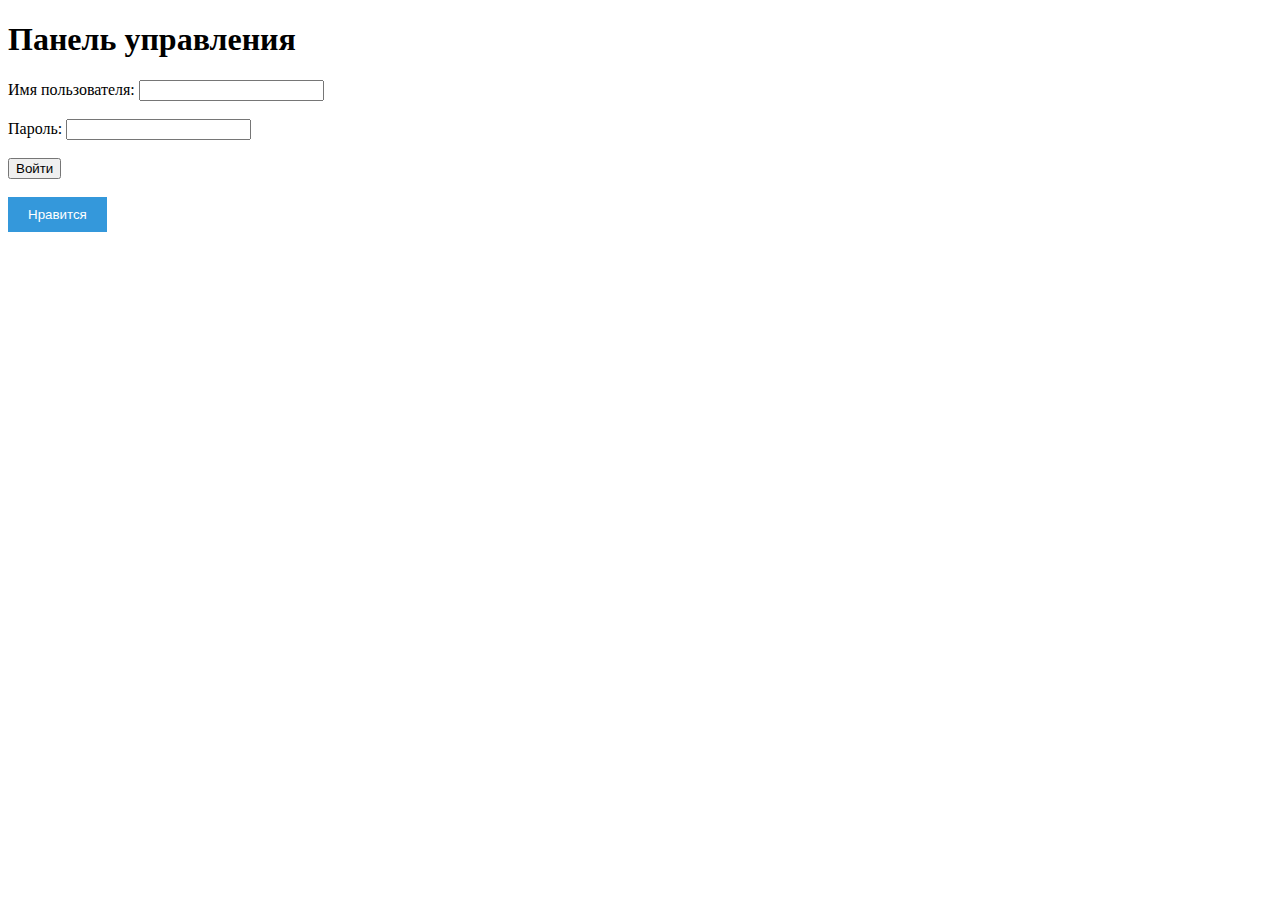
<file: Practice9/index.html>
<!DOCTYPE html>
<html lang="en">
  <head>
    <meta charset="UTF-8" />
    <meta name="viewport" content="width=device-width, initial-scale=1.0" />
    <link rel="stylesheet" href="style.css" />
    <title>Practice 9</title>
  </head>
  <body>
    <h1>Панель управления</h1>
    <form id="loginForm">
      <label for="username">Имя пользователя:</label>
      <input type="text" id="username" name="username" required /><br /><br />
      <label for="password">Пароль:</label>
      <input
        type="password"
        id="password"
        name="password"
        required
      /><br /><br />
      <input type="submit" value="Войти" />
    </form>
    <br />
    <button id="likeButton">Нравится</button>
    <script src="script.js"></script>
  </body>
</html>
</file>
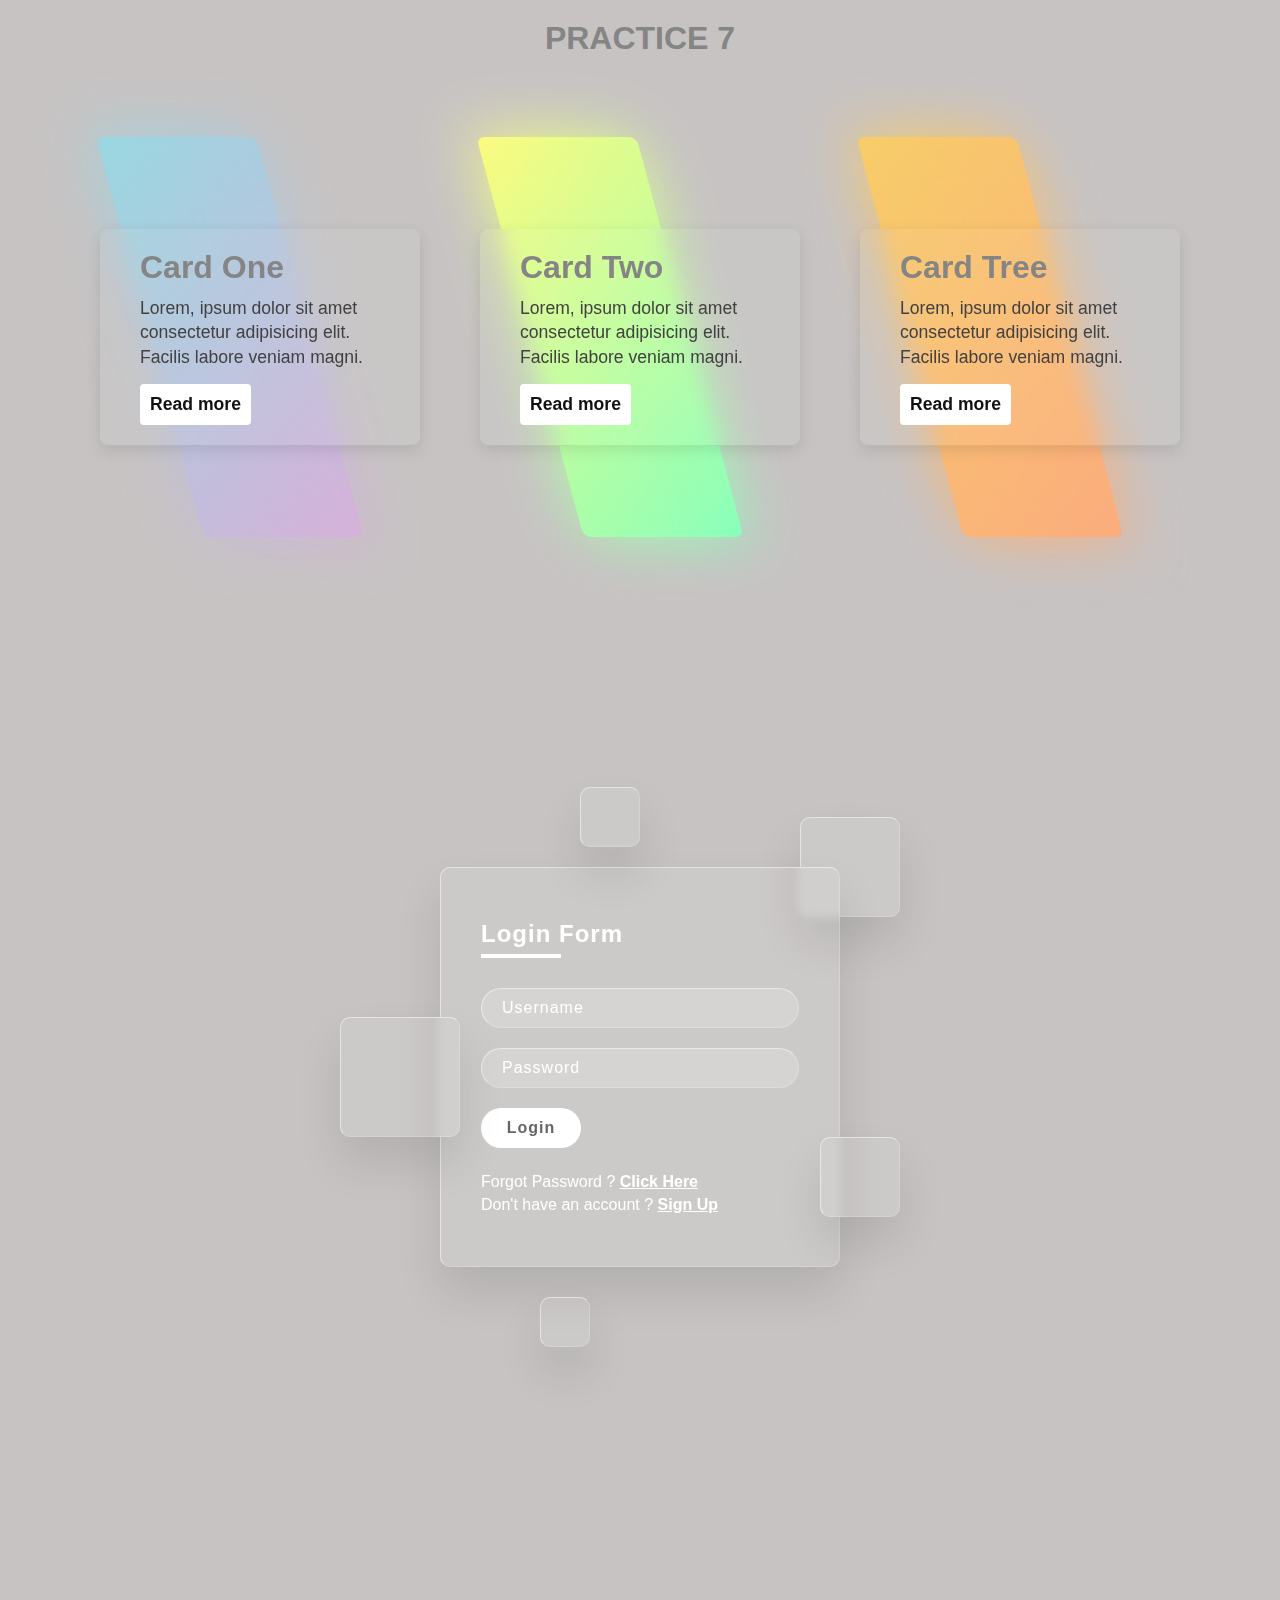
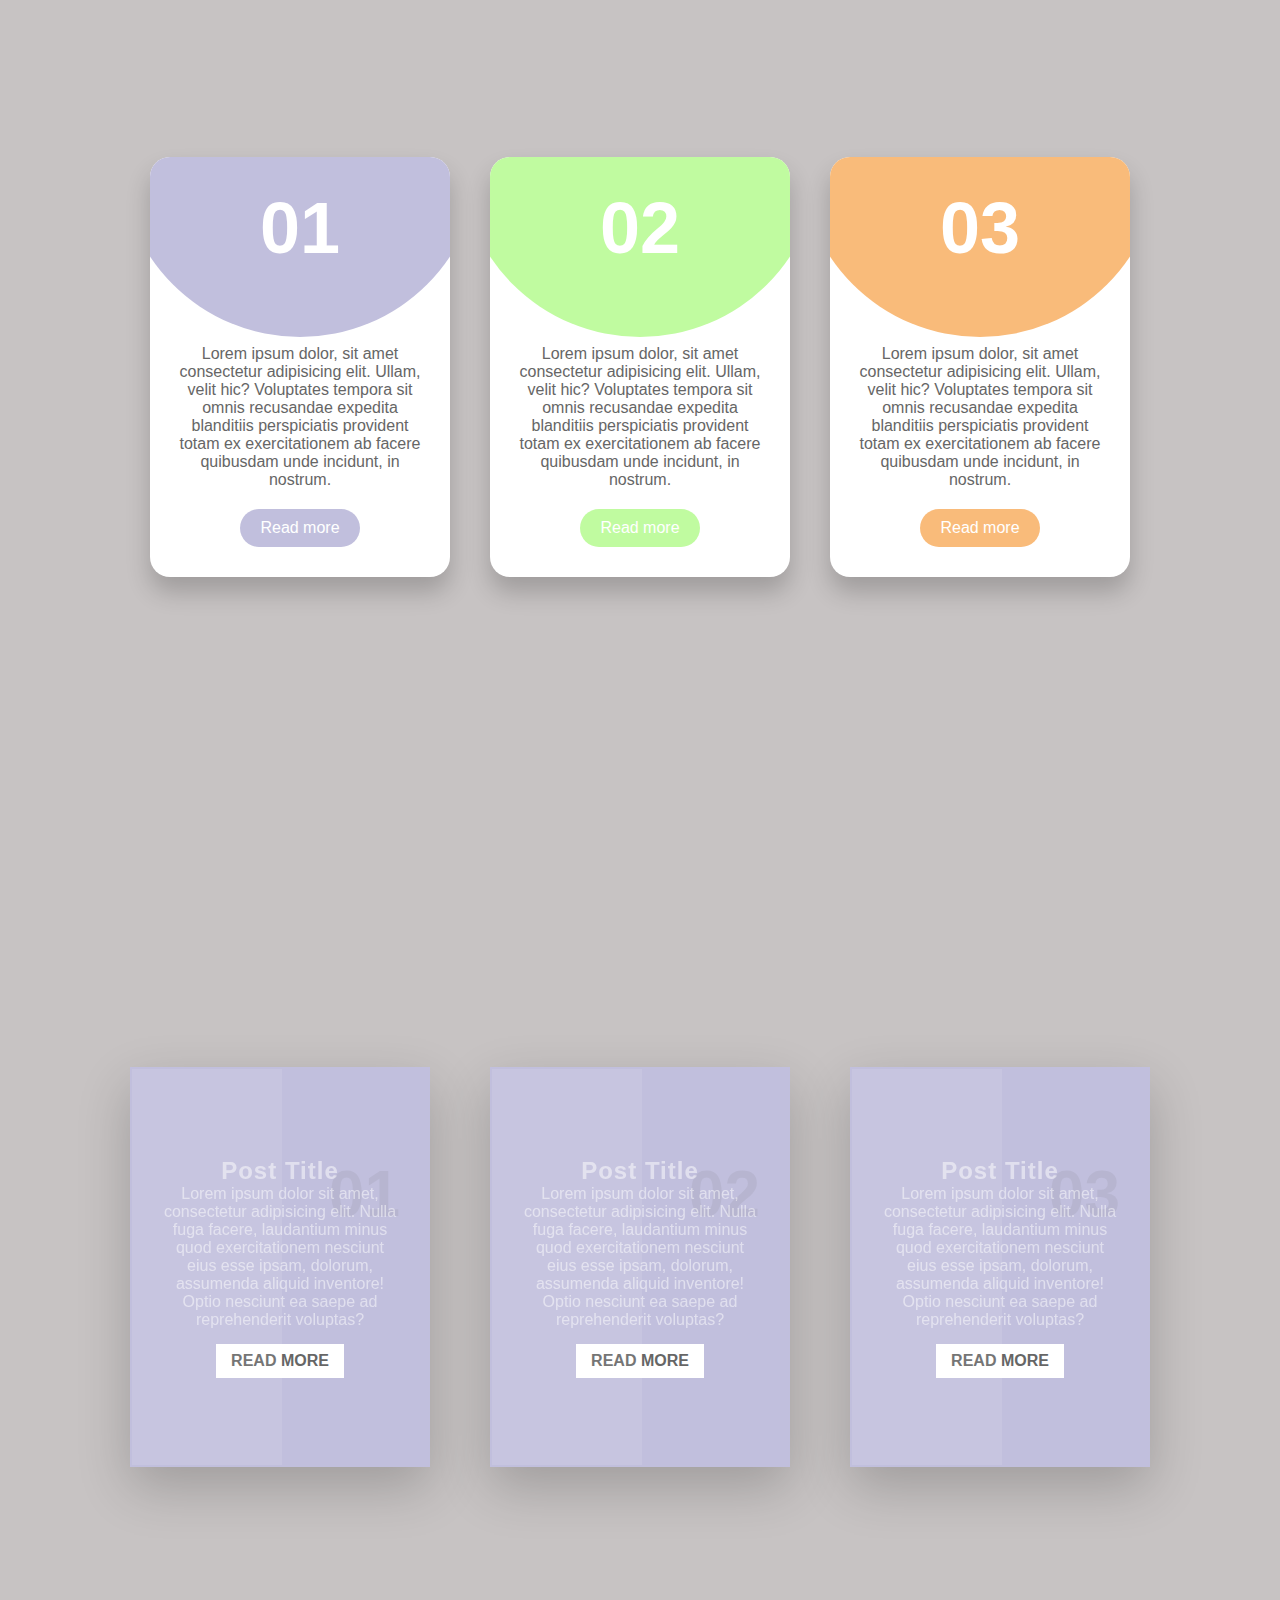
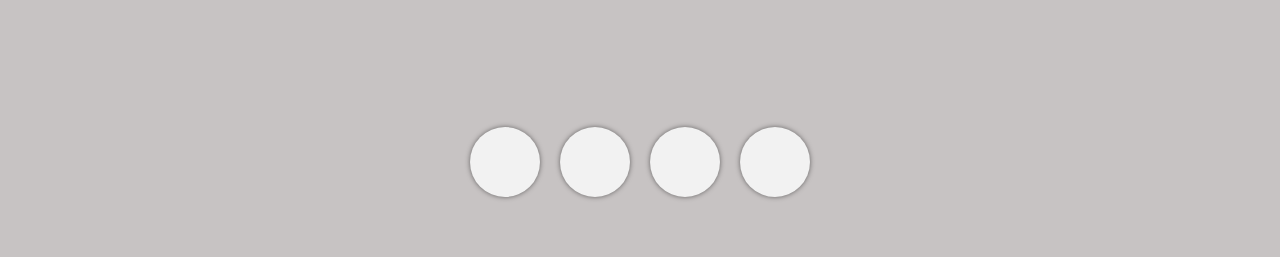
<file: Practice7/src/index.html>
<!DOCTYPE html>
<html lang="en">
  <head>
    <meta charset="UTF-8" />
    <meta name="viewport" content="width=device-width, initial-scale=1.0" />
    <link rel="stylesheet" href="css/style.css" />
    <link
      rel="stylesheet"
      href="https://pro.fontawesome.com/releases/v5.10.0/css/all.css"
      integrity="sha384-AYmEC3Yw5cVb3ZcuHtOA93w35dYTsvhLPVnYs9eStHfGJvOvKxVfELGroGkvsg+p"
      crossorigin="anonymous"
    />
    <title>Practice 7</title>
    <meta />
  </head>
  <body>
    <header class="header">
      <div class="header__nav">
        <h1>Practice 7</h1>
      </div>
    </header>
    <main class="main">
      <div class="container">
        <div class="box">
          <span></span>
          <div class="content">
            <h2>Card One</h2>
            <p>
              Lorem, ipsum dolor sit amet consectetur adipisicing elit. Facilis
              labore veniam magni.
            </p>
            <a href="#">Read more</a>
          </div>
        </div>
        <div class="box">
          <span></span>
          <div class="content">
            <h2>Card Two</h2>
            <p>
              Lorem, ipsum dolor sit amet consectetur adipisicing elit. Facilis
              labore veniam magni.
            </p>
            <a href="#">Read more</a>
          </div>
        </div>
        <div class="box">
          <span></span>
          <div class="content">
            <h2>Card Tree</h2>
            <p>
              Lorem, ipsum dolor sit amet consectetur adipisicing elit. Facilis
              labore veniam magni.
            </p>
            <a href="#">Read more</a>
          </div>
        </div>
      </div>
      <section>
        <div class="login-box">
          <div class="square" style="--i: 0"></div>
          <div class="square" style="--i: 1"></div>
          <div class="square" style="--i: 2"></div>
          <div class="square" style="--i: 3"></div>
          <div class="square" style="--i: 4"></div>
          <div class="form-container">
            <div class="form">
              <h2>Login Form</h2>
              <form>
                <div class="inputBox">
                  <input type="text" placeholder="Username" />
                </div>
                <div class="inputBox">
                  <input type="password" placeholder="Password" />
                </div>
                <div class="inputBox">
                  <input type="submit" value="Login" />
                </div>
                <p class="forget">
                  Forgot Password ? <a href="#">Click Here</a>
                </p>
                <p class="forget">
                  Don't have an account ? <a href="#">Sign Up</a>
                </p>
              </form>
            </div>
          </div>
        </div>
      </section>
      <div class="responsive-cards">
        <div class="responsive-cards-container">
          <div class="card">
            <div class="circle">
              <h2>01</h2>
            </div>
            <div class="content">
              <p>
                Lorem ipsum dolor, sit amet consectetur adipisicing elit. Ullam,
                velit hic? Voluptates tempora sit omnis recusandae expedita
                blanditiis perspiciatis provident totam ex exercitationem ab
                facere quibusdam unde incidunt, in nostrum.
              </p>
              <a href="#">Read more</a>
            </div>
          </div>
          <div class="card">
            <div class="circle">
              <h2>02</h2>
            </div>
            <div class="content">
              <p>
                Lorem ipsum dolor, sit amet consectetur adipisicing elit. Ullam,
                velit hic? Voluptates tempora sit omnis recusandae expedita
                blanditiis perspiciatis provident totam ex exercitationem ab
                facere quibusdam unde incidunt, in nostrum.
              </p>
              <a href="#">Read more</a>
            </div>
          </div>
          <div class="card">
            <div class="circle">
              <h2>03</h2>
            </div>
            <div class="content">
              <p>
                Lorem ipsum dolor, sit amet consectetur adipisicing elit. Ullam,
                velit hic? Voluptates tempora sit omnis recusandae expedita
                blanditiis perspiciatis provident totam ex exercitationem ab
                facere quibusdam unde incidunt, in nostrum.
              </p>
              <a href="#">Read more</a>
            </div>
          </div>
        </div>
      </div>
      <div class="responsive-cards-2">
        <div class="responsive-cards-2-container">
          <div class="card">
            <span></span>
            <span></span>
            <span></span>
            <span></span>
            <div class="content">
              <h2>01</h2>
              <h3>Post Title</h3>
              <p>
                Lorem ipsum dolor sit amet, consectetur adipisicing elit. Nulla
                fuga facere, laudantium minus quod exercitationem nesciunt eius
                esse ipsam, dolorum, assumenda aliquid inventore! Optio nesciunt
                ea saepe ad reprehenderit voluptas?
              </p>
              <a href="#">Read more</a>
            </div>
          </div>
          <div class="card">
            <span></span>
            <span></span>
            <span></span>
            <span></span>
            <div class="content">
              <h2>02</h2>
              <h3>Post Title</h3>
              <p>
                Lorem ipsum dolor sit amet, consectetur adipisicing elit. Nulla
                fuga facere, laudantium minus quod exercitationem nesciunt eius
                esse ipsam, dolorum, assumenda aliquid inventore! Optio nesciunt
                ea saepe ad reprehenderit voluptas?
              </p>
              <a href="#">Read more</a>
            </div>
          </div>
          <div class="card">
            <span></span>
            <span></span>
            <span></span>
            <span></span>
            <div class="content">
              <h2>03</h2>
              <h3>Post Title</h3>
              <p>
                Lorem ipsum dolor sit amet, consectetur adipisicing elit. Nulla
                fuga facere, laudantium minus quod exercitationem nesciunt eius
                esse ipsam, dolorum, assumenda aliquid inventore! Optio nesciunt
                ea saepe ad reprehenderit voluptas?
              </p>
              <a href="#">Read more</a>
            </div>
          </div>
        </div>
      </div>
    </main>
    <footer>
      <div class="social">
        <a class="social__icon facebook" href="#">
          <i class="fab fa-facebook-f"></i>
        </a>
        <a class="social__icon git" href="#">
          <i class="fab fa-github"></i>
        </a>
        <a class="social__icon twitter" href="#">
          <i class="fab fa-twitter"></i>
        </a>
        <a class="social__icon linkedin" href="#">
          <i class="fab fa-linkedin-in"></i>
        </a>
      </div>
    </footer>
  </body>
</html>
</file>
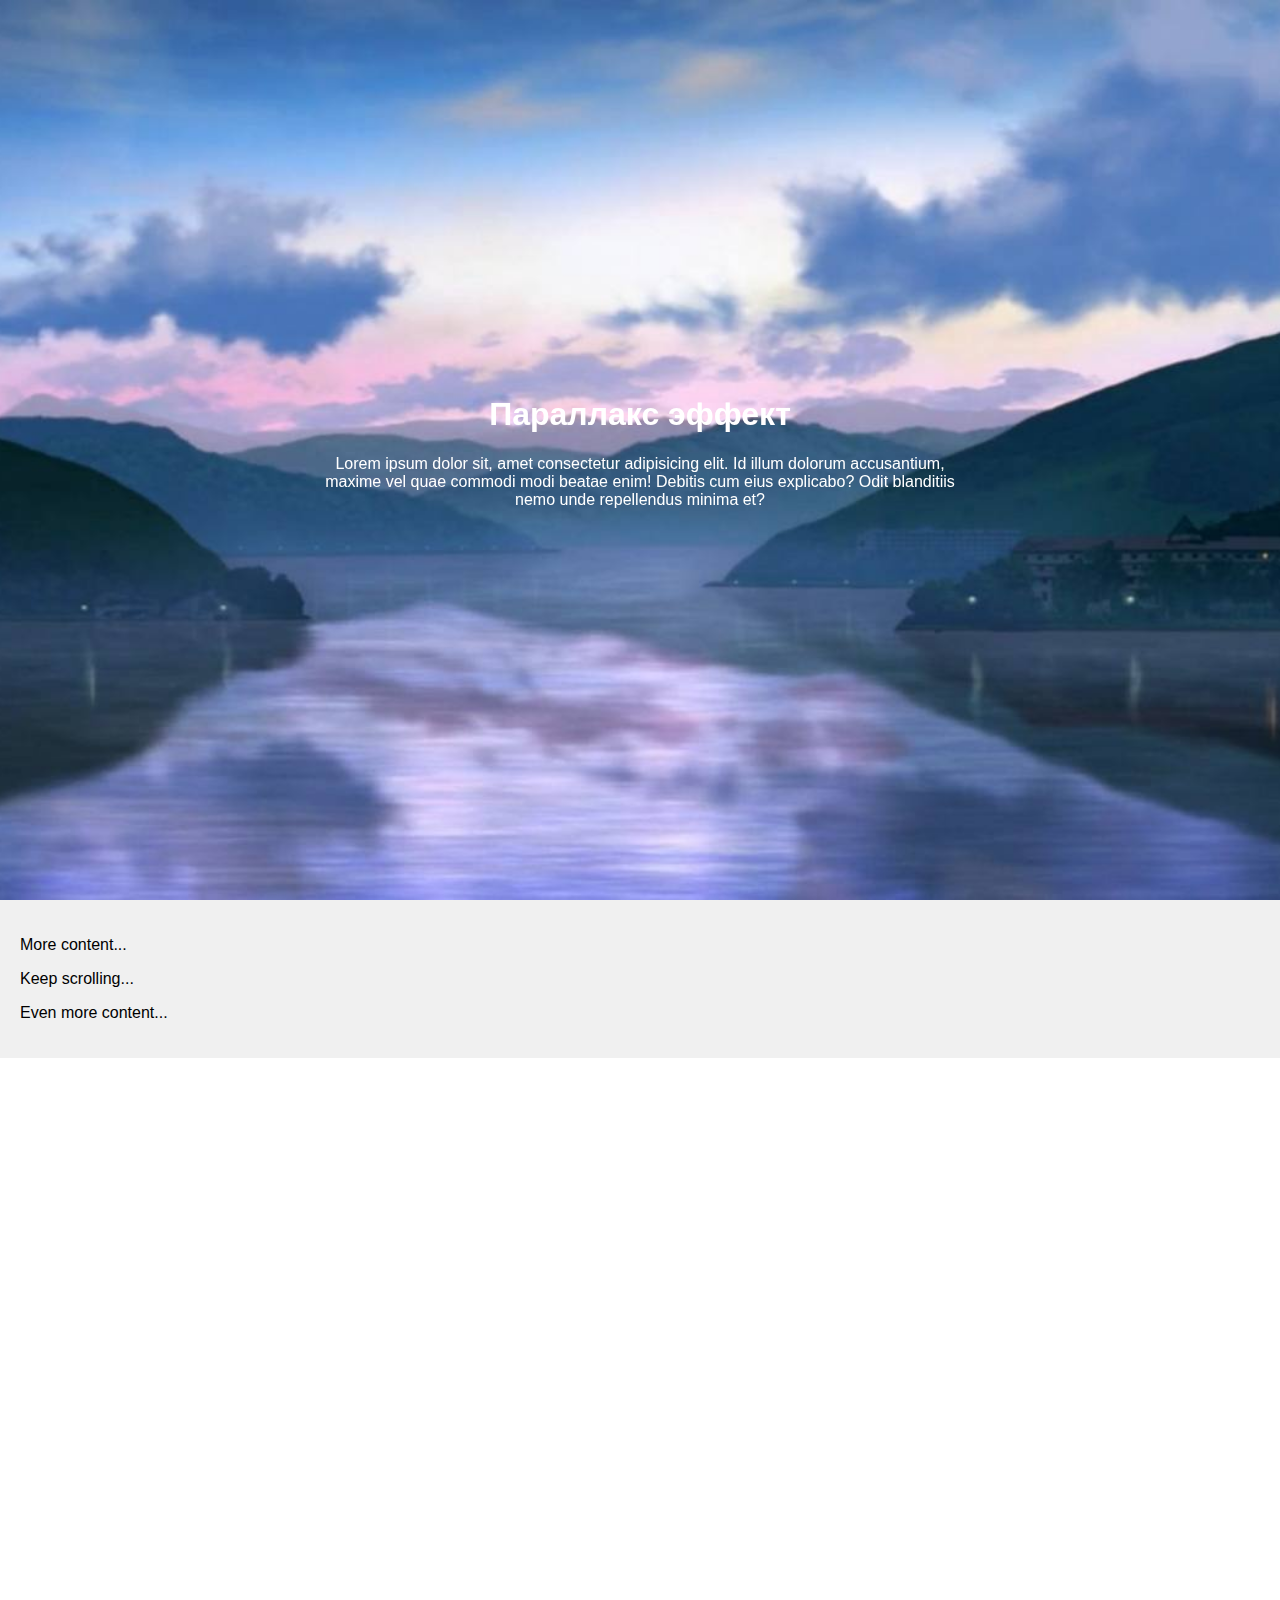
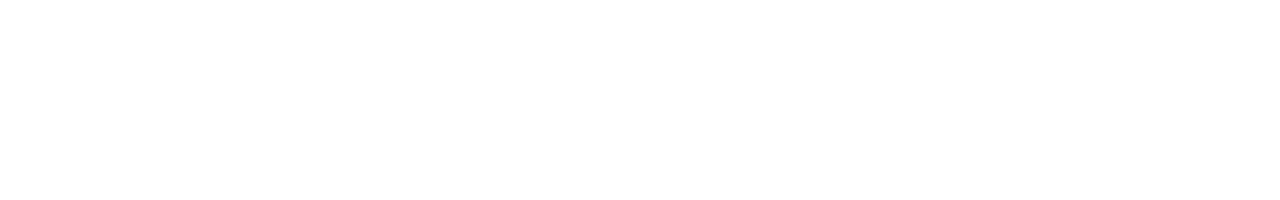
<file: Practice13/parallax.html>
<!DOCTYPE html>
<html lang="en">
  <head>
    <meta charset="UTF-8" />
    <meta name="viewport" content="width=device-width, initial-scale=1.0" />
    <style>
      body {
        margin: 0;
        font-family: "Arial", sans-serif;
        height: 200vh; /* Добавлено для демонстрации прокрутки */
      }

      .parallax-container {
        position: relative;
        width: 100%;
        height: 100vh;
        overflow: hidden;
      }

      .parallax-layer {
        position: absolute;
        top: 0;
        left: 0;
        width: 100%;
        height: 100%;
        background: url("parallaxImage.jpg") center/cover fixed;
        transform: translateZ(0);
        will-change: transform;
      }

      .content {
        position: absolute;
        top: 50%;
        left: 50%;
        transform: translate(-50%, -50%);
        text-align: center;
        color: #fff;
      }
    </style>
    <title>Parallax Effect</title>
  </head>
  <body>
    <div class="parallax-container">
      <div class="parallax-layer" id="parallax-layer"></div>
      <div class="content">
        <h1>Параллакс эффект</h1>
        <p>
          Lorem ipsum dolor sit, amet consectetur adipisicing elit. Id illum
          dolorum accusantium, maxime vel quae commodi modi beatae enim! Debitis
          cum eius explicabo? Odit blanditiis nemo unde repellendus minima et?
        </p>
      </div>
    </div>

    <!-- Дополнительный контент для прокрутки -->
    <div style="padding: 20px; background-color: #f0f0f0">
      <p>More content...</p>
      <p>Keep scrolling...</p>
      <p>Even more content...</p>
    </div>

    <script>
      document.addEventListener("DOMContentLoaded", function () {
        var parallaxLayer = document.getElementById("parallax-layer");

        window.addEventListener("scroll", function () {
          var scrollPosition = window.scrollY;
          parallaxLayer.style.transform =
            "translateY(" + scrollPosition * 0.5 + "px)";
        });
      });
    </script>
  </body>
</html>
</file>
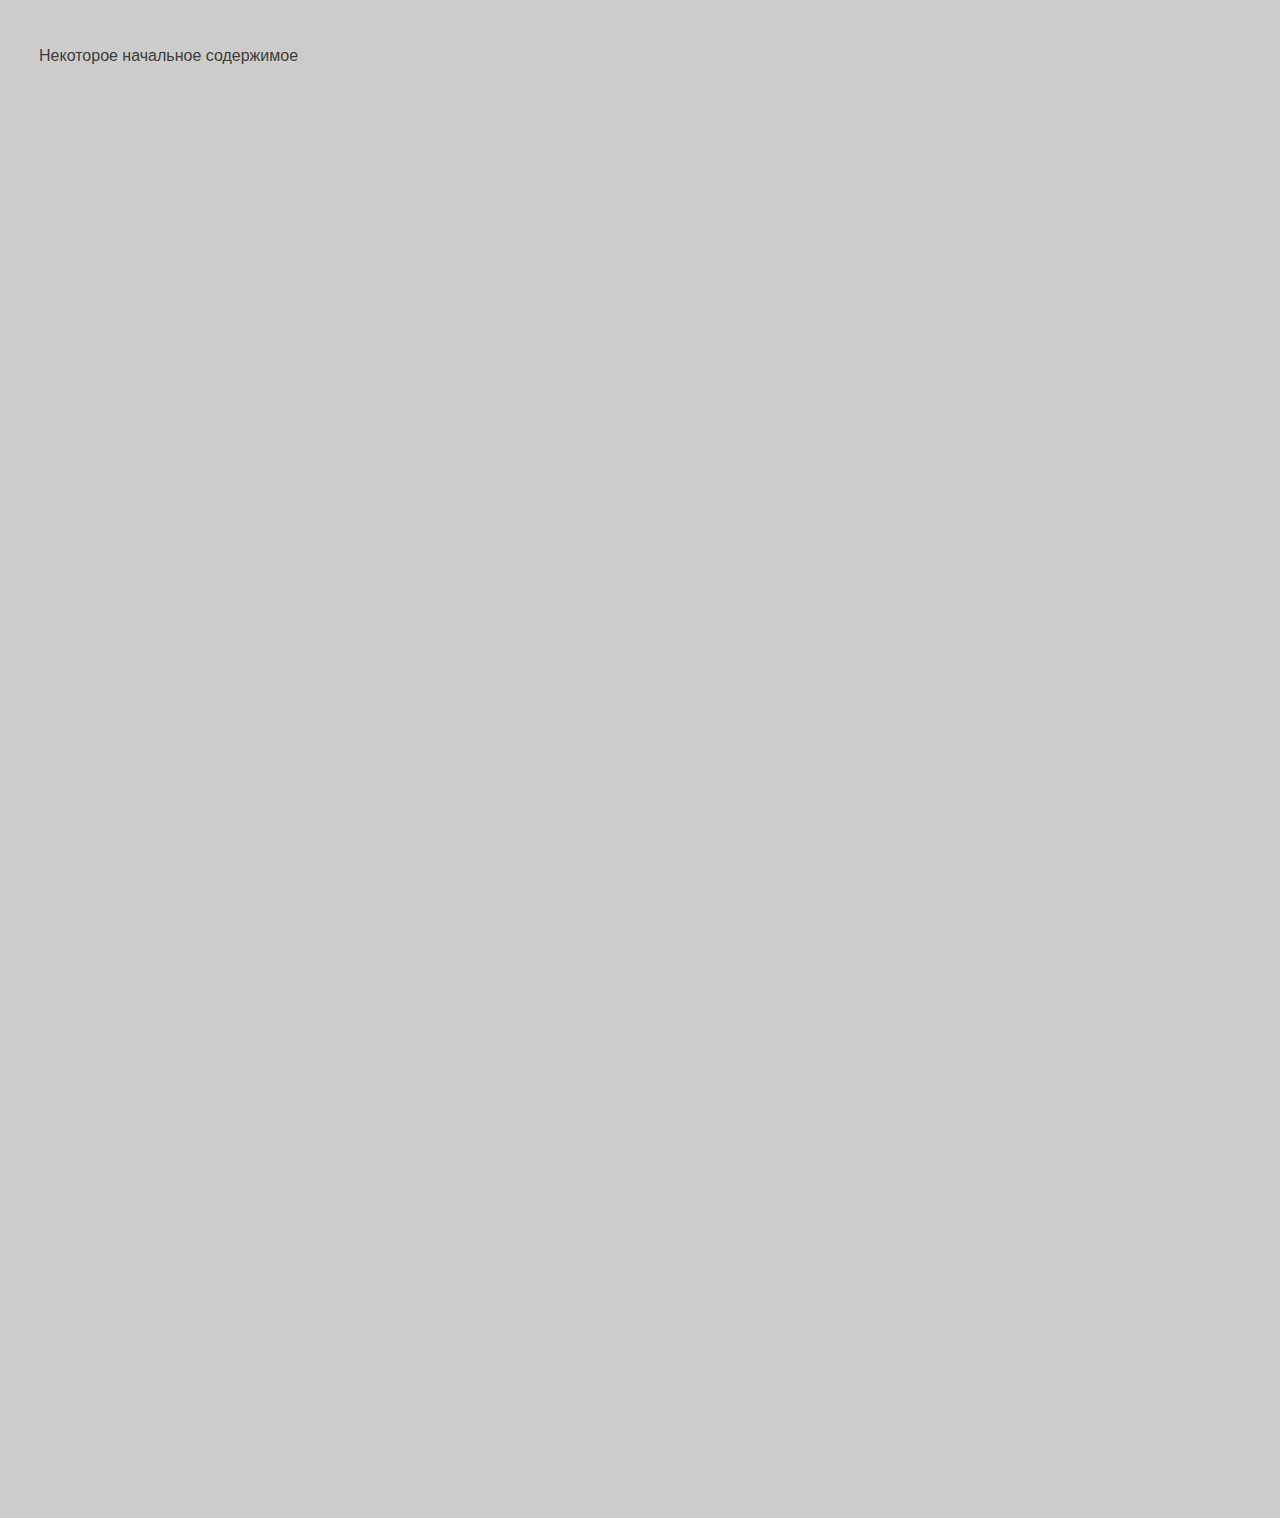
<file: Practice13/scroll.html>
<!DOCTYPE html>
<html lang="en">
  <head>
    <meta charset="UTF-8" />
    <meta name="viewport" content="width=device-width, initial-scale=1.0" />
    <title>Динамическое обновление при прокрутке</title>
    <style>
      html {
        font-family: "Montserrat", sans-serif;
        color: #3f3b38;
        background: #ccc;
      }
      body {
        height: 1500px; /* Добавим высоты для демонстрации прокрутки */
      }

      .content {
        padding: 20px;
        border: 1px solid #ccc;
        margin: 10px;
      }
    </style>
  </head>
  <body>
    <div id="contentContainer">
      <div class="content">
        <p>Некоторое начальное содержимое</p>
      </div>
    </div>

    <script>
      // Функция, которая будет вызвана при прокрутке
      function handleScroll() {
        // Получаем текущее положение прокрутки по вертикали
        var scrollPosition = window.scrollY;

        // Получаем высоту видимой части окна браузера
        var windowHeight = window.innerHeight;

        // Получаем высоту всего контента включая прокрутку
        var documentHeight = document.documentElement.scrollHeight;

        // Проверяем, достигли ли мы конца страницы
        if (scrollPosition + windowHeight >= documentHeight) {
          appendNewContent();
        }
      }

      // Функция для добавления нового контента (картинки)
      function appendNewContent() {
        var contentContainer = document.getElementById("contentContainer");
        var newContent = document.createElement("div");
        newContent.className = "content";

        // Создаем элемент img и устанавливаем ему атрибуты
        var newImage = document.createElement("img");
        newImage.src = "scrollImage.jpg"; // Пример URL картинки
        newImage.alt = "Новая картинка";

        // Добавляем новую картинку в контейнер
        newContent.appendChild(newImage);

        // Добавляем контент в основной контейнер
        contentContainer.appendChild(newContent);
      }

      // Прослушиваем событие прокрутки страницы и вызываем соответствующую функцию обработки
      window.addEventListener("scroll", handleScroll);
    </script>
  </body>
</html>
</file>
<file: Practice10/style.css>
body {
  font-family: Arial, sans-serif;
  display: flex;
  align-items: center;
  justify-content: center;
  height: 100vh;
  margin: 0;
}

.container {
  display: flex;
  align-items: center;
  justify-content: center;
  flex-direction: column;
}

.card {
  width: 300px;
  height: 150px;
  border: 3px solid red;
  padding: 16px;
  margin: 16px;
}
</file>
<file: Practice11/style.css>
body {
    font-family: Arial, sans-serif;
    margin: 20px;
  }

  button {
    margin: 5px;
    padding: 10px;
    cursor: pointer;
  }

  .cart-item {
    display: flex;
    justify-content: flex-start;
    align-items: center;
    margin-bottom: 10px;
  }

  .item-details {
    display: flex;
    align-items: center;
  }

  #cart {
    margin-top: 20px;
  }

  #modal {
    display: none;
    position: fixed;
    top: 50%;
    left: 50%;
    transform: translate(-50%, -50%);
    padding: 20px;
    background-color: #fff;
    border: 1px solid #ccc;
    z-index: 1000;
  }

  #overlay {
    display: none;
    position: fixed;
    top: 0;
    left: 0;
    width: 100%;
    height: 100%;
    background-color: rgba(0, 0, 0, 0.5);
    z-index: 999;
  }
</file>
<file: Practice12/style.css>
body {
    font-family: Arial, sans-serif;
    margin: 0;
}

.notification-container {
    position: fixed;
    top: 20px;
    left: 20px;
    display: flex;
    cursor: pointer;
}

.notification-icon {
    position: relative;
    width: 15px;
    height: 15px;
    border-radius: 50%;
    background-color: #ff0000;
    display: flex;
    align-items: center;
    justify-content: center;
    color: #fff;
}

#notification-counter {
    font-size: 14px;
}

.notification-content {
    display: none;
    position: absolute;
    top: 40px;
    left: 40px;
    width: 200px;
    background-color: #fff;
    box-shadow: 0 2px 5px rgba(0, 0, 0, 0.1);
    border-radius: 5px;
    padding: 10px;
    z-index: 1;
}

.list-container {
    margin-top: 50px;
    margin-left: 20px;
}
</file>
<file: Practice2/styles.css>
.nav__book-name {
  padding-left: 15px;
  font-size: large;
  color: rgb(63, 62, 62);
}

.nav__book-name:hover {
  color: rgb(241, 167, 69);
}

.nav__item {
  padding-left: 10px;
  font-size: large;
  color: rgb(255, 255, 255);
  text-decoration-line: none;
}

.nav__item:hover {
  color: rgb(241, 167, 69);
}

.header__h {
  color: rgb(255, 255, 255);
}

.container {
  max-width: 1180px;
  margin: 0px auto;
  padding: 0px 10px;
}

.header {
  /* width: 100%;
  padding-left: 150px;
  padding-top: 40px;
  padding-bottom: 40px;
  font-family: "Montserrat", sans-serif;
  background-color: rgb(206, 206, 238);
  position: sticky;
  top: 0; */
  position: fixed;
  width: 100%;
  top: 0;
  left: 0;
  z-index: 50;
}

.header::before {
  content: "";
  position: absolute;
  top: 0;
  left: 0;
  width: 100%;
  height: 100%;
  background-color: #5e5373;
  z-index: 2;
}

.header__body {
  position: relative;
  display: flex;
  justify-content: space-between;
  height: 80px;
  align-items: center;
}

.header__logo {
  flex: 0 0 60px;
  border-radius: 50%;
  overflow: hidden;
  position: relative;
  z-index: 3;
}

.header__logo img {
  max-width: 100%;
  display: block;
}

.header__burger {
  display: none;
}

@media (max-width: 767px) {
  .header__body{
    height: 50px;
  }
  .header__logo{
    flex: 0 0 40px;
  }
  .header__burger {
    display: block;
    position: relative;
    width: 30px;
    height: 20px;
    position: relative;
    z-index: 3;
  }
  .header__burger span {
    display: block;
    background-color: #fff;
    position: absolute;
    left: 0;
    width: 100%;
    height: 2px;
    top: 9px;
  }
  .header__burger::before,
  .header__burger::after {
    content: "";
    background-color: #fff;
    position: absolute;
    width: 100%;
    height: 2px;
    left: 0;
  }
  .header__burger::before {
    top: 0;
  }
  .header__burger::after {
    bottom: 0;
  }
}

.header__menu {
  position: fixed;
  top: 0;
  left: 0;
  width: 100%;
  height: 100%;
  background-color: #18b5a4;
}

.header__list {
  display: flex;
  position: relative;
  z-index: 2;
}

.header__list li {
  list-style: none;
}

.header__link {
  color: #fff;
  text-transform: uppercase;
  font-size: 18px;
  text-decoration: none;
}

.header__logotype {
  padding-right: 20px;
  float: left;
  display: inline;
}

.header__nav {
  width: 80%;
  display: inline;
  list-style: none;
}

.footer {
  width: 100%;
  padding-left: 150px;
  padding-top: 40px;
  padding-bottom: 40px;
  font-family: "Montserrat", sans-serif;
  background-color: rgb(206, 206, 238);
}

.footer_logotype {
  float: left;
}

.footer__adress {
  width: 80%;
  padding-top: 25px;
  float: right;
}

.footer__h {
  color: rgb(255, 255, 255);
}

.footer a {
  text-decoration-line: none;
  color: rgb(63, 62, 62);
}

.footer a:hover {
  transform: scale(1.2);
}

.footer a:after {
  background-color: rgb(
    241,
    167,
    69
  ); /* Цвет линии при наведении на нее курсора мыши */
  display: block;
  content: "";
  height: 2px; /* Высота линии */
  width: 0%;
  -webkit-transition: width 0.3s ease-in-out;
  -moz--transition: width 0.3s ease-in-out;
  transition: width 0.3s ease-in-out;
}
.footer a:hover:after,
.footer a:focus:after {
  width: 100%;
}

.main-content {
  font-family: "Montserrat", sans-serif;
  padding-top: 100px;
  padding-left: 300px;
  padding-right: 300px;
}

.main-content p::not(.aside) {
  font-size: medium;
  color: rgb(63, 62, 62);
}

.main-content h2 {
  color: rgb(175, 175, 238);
}

.main__book-1 {
  float: left;
  display: inline;
  margin: 10px 10px 10px 10px;
}

.main__section-1 {
  display: block;
}

.main__book-2 {
  float: right;
  margin: 10px 10px 10px 10px;
}

.main__book-3 {
  float: left;
  margin: 10px 10px 10px 10px;
}

.main-content section {
  text-align: justify;
}

body {
  position: relative;
}

section {
  margin-bottom: 10px;
}

.aside {
  position: fixed;
  right: 50px;
  text-align: center;
}

.aside a {
  color: rgb(241, 167, 69);
  text-decoration: none;
}

.aside a:hover {
  background-color: rgb(241, 167, 69);
  border-radius: 3px;
  color: aliceblue;
}

img {
  border-radius: 0 10px;
}

.aside div {
  position: relative;
}

.make_absolute {
  position: absolute;
  color: rgb(255, 255, 255);
  font-size: x-large;
  top: 5px;
  right: 80px;
}

ul {
  list-style-type: none;
}

.section-form__text {
  text-align: center;
  font-size: large;
  color: rgb(241, 167, 69);
}

input::placeholder {
  color: brown;
  font-family: "Montserrat", sans-serif;
}

textarea::placeholder {
  color: brown;
  font-family: "Montserrat", sans-serif;
}

form {
  background-color: rgb(206, 206, 238);
  border-radius: 5%;
  padding: 10%;
}

input:focus {
  color: rgb(206, 206, 238);
}
</file>
<file: Practice8/css/style.css>
* {
  margin: 0;
  padding: 0;
  box-sizing: border-box;
  font-family: "Franklin Gothic Medium", "Arial Narrow", Arial, sans-serif;
  color: #fff;
}

/* desktop */
body {
  background: #222831;
  padding-top: 10px;
  max-width: 1400px;
  margin: 0 auto;
  display: grid;
  grid-template-columns: 10% 80% 10%;
  grid-template-rows: 100px 100px 1fr 200px;
  grid-template-areas:
    "header header header"
    "sidebar navigation ads"
    "sidebar main ads"
    "footer footer footer";
  row-gap: 10px;
  column-gap: 10px;
}

.header {
  grid-area: header;
  display: flex;
  align-items: center;
  justify-content: center;
  flex-wrap: wrap;
}

h1 {
  text-transform: uppercase;
  font-size: 36px;
}

.navigation {
  background: #333333;
  grid-area: navigation;
  display: flex;
  flex-wrap: wrap;
  justify-content: center;
  align-items: center;
}

ul {
  list-style-type: none;
  text-align: center;
  padding: 0px;
}

li {
  display: inline;
  margin-right: 50px;
}

li:last-child {
  margin-right: 0px;
}

a {
  text-decoration: none;
  text-transform: uppercase;
}

.sidebar {
  background: #333333;
  border-radius: 5px;
  grid-area: sidebar;
}

.sidebar h2 {
  padding-top: 10px;
  padding-bottom: 10px;
  text-transform: uppercase;
  margin: 0 auto;
  width: 100px;
}

.sidebar p {
  padding: 0 10px 10px 10px;
  text-align: center;
}

.ads {
  background: #333333;
  border-radius: 5px;
  grid-area: ads;
}

.ads h2 {
  padding-top: 10px;
  padding-bottom: 10px;
  text-transform: uppercase;
  margin: 0 auto;
  width: 45px;
}

.ads p {
  padding: 0 10px 10px 10px;
  text-align: center;
}

.main {
  grid-area: main;
}

.box-container {
  display: grid;
  grid-template-columns: repeat(4, 25%);
  grid-template-rows: repeat(3, 1fr);
  gap: 1px;
  padding-bottom: 10px;
}

.box {
  background: #1f1f1f42;
  text-align: center;
  transition: 0.3s;
  display: flex;
  align-items: center;
  justify-content: center;
}

.box img {
  display: block;
}

.box:hover {
  background: #333333;
  transform: scale(1.1);
  border-radius: 3px;
}

.box p {
  color: #fff;
}

.box-1 {
  /* background: red; */
  grid-column-start: 1;
  grid-column-end: span 2;
  grid-row-start: 1;
  grid-row-end: 2;
}

.box-2 {
  /* background: orange; */
  grid-column-start: 3;
  grid-column-end: 4;
  grid-row-start: 1;
  grid-row-end: span 2;
}
.box-3 {
  /* background: yellow; */
  grid-column-start: 4;
  grid-column-end: 5;
  grid-row-start: 1;
  grid-row-end: 2;
}
.box-4 {
  /* background: green; */
  grid-column-start: 4;
  grid-column-end: 5;
  grid-row-start: 2;
  grid-row-end: 3;
}
.box-5 {
  /* background: rgb(95, 95, 207); */
  grid-column-start: 1;
  grid-column-end: 2;
  grid-row-start: 2;
  grid-row-end: 4;
}
.box-6 {
  /* background: blue; */
  grid-column-start: 2;
  grid-column-end: 3;
  grid-row-start: 2;
  grid-row-end: 3;
}
.box-7 {
  /* background: purple; */
  grid-column-start: 2;
  grid-column-end: 5;
  grid-row-start: 3;
  grid-row-end: 4;
}

.footer {
  background: #333333;
  padding: 10px;
  border-radius: 5px;
  grid-area: footer;
  display: grid;
  gap: 10px;
  grid-template-columns: repeat(3, 1fr);
  grid-template-rows: 100%;
  grid-template-areas: "footer-box-1 footer-box-2 footer-box-3";
}

hr {
  width: 100px;
}

.footer-list {
  display: block;
  text-align: left;
}

.footer-box-1 {
  grid-area: footer-box-1;
}

.footer-box-2 {
  grid-area: footer-box-2;
}

.footer-box-3 {
  grid-area: footer-box-3;
}

/* tablet */
@media (max-width: 768px) {
  body {
    grid-template-columns: 30% 70%;
    grid-template-rows: 100px 100px 2fr 1fr;
    grid-template-areas:
      "header header"
      "navigation navigation"
      "sidebar main"
      "ads footer";
  }
  .footer {
    grid-template-columns: repeat(2, 1fr);
    grid-template-rows: repeat(2, 1fr);
    grid-template-areas:
      "footer-box-1 footer-box-2"
      "footer-box-3 footer-box-3";
  }
}

/* mobile */
@media (max-width: 425px) {
  body {
    grid-template-columns: 100%;
    grid-template-rows: 100px 100px 1fr 100px 100px 1fr;
    grid-template-areas:
      "header"
      "navigation"
      "main"
      "sidebar"
      "ads"
      "footer";
  }
  .footer {
    grid-template-columns: 100%;
    grid-template-rows: repeat(3, 1fr);
    grid-template-areas:
      "footer-box-1"
      "footer-box-2"
      "footer-box-3";
  }
}

.form {
  display: grid;
  grid-template-columns: repeat(2, 1fr);
  grid-template-rows: repeat(5, 1fr);
  gap: 10px;
  grid-template-areas:
    "title title"
    "name surname"
    "email tel"
    "message message"
    "submit submit";
  justify-items: center;
  align-items: center;
}

input {
  background: none;
  border: none;
  border-bottom: 1px #4177ac solid;
  padding: 5px;
  box-shadow: 1px 1px 1px rgba(255, 255, 255, 0.2);
  transition: 0.3s;
}

input:focus {
  background: #4177ac;
  border: none;
  color: #333333;
  outline: none;
}

input:focus::placeholder {
  color: transparent;
}

.input-title {
  grid-area: title;
}

.input-name {
  grid-area: name;
  justify-self: end;
}

.input-surname {
  grid-area: surname;
  justify-self: start;
}

.input-email {
  grid-area: email;
  justify-self: end;
}

.input-telephone {
  grid-area: tel;
  justify-self: start;
}

.input-message {
  grid-area: message;
}

.input-submit {
  grid-area: submit;
}

.input-submit input {
  background: #333333;
  border: none;
  padding: 5px;
  border-radius: 4px;
  box-shadow: 1px 1px 1px rgba(255, 255, 255, 0.2);
}

.input-submit input[type="submit"]:focus {
  color: #fff;
}

/* mobile */
@media (max-width: 425px) {
  .form {
    grid-template-columns: 1fr;
    grid-template-rows: repeat(6, 1fr);
    gap: 10px;
    grid-template-areas:
      "title"
      "name"
      "surname"
      "email"
      "tel"
      "message"
      "submit";
    .input-name {
      justify-self: center;
    }

    .input-surname {
      justify-self: center;
    }

    .input-email {
      justify-self: center;
    }

    .input-telephone {
      justify-self: center;
    }
  }
}
</file>
<file: Practice9/style.css>
#likeButton {
    background-color: #3498db;
    color: white;
    padding: 10px 20px;
    border: none;
    cursor: pointer;
}
#likeButton.liked {
    background-color: #e74c3c;
}
.drawing {
    width: 10px;
    height: 10px;
    background-color: #f39c12;
    border-radius: 50%;
    position: absolute;
}
</file>
<file: Practice7/src/css/style.css>
* {
  margin: 0;
  padding: 0;
  box-sizing: border-box;
  font-family: consolas;
  font-family: "Franklin Gothic Medium", "Arial Narrow", Arial, sans-serif;
}

.body {
  overflow: hidden;
}

.header {
  display: flex;
  flex-wrap: wrap;
  justify-content: center;
  align-items: center;
  background: #c7c3c3;
  color: #858585;
  padding-top: 20px;
  text-transform: uppercase;
}

.main {
  display: flex;
  flex-wrap: wrap;
  justify-content: center;
  align-items: center;
  min-height: 100vh;
  background: #c7c3c3;
}

.container {
  max-width: 1140px;
  display: flex;
  justify-content: center;
  align-items: center;
  flex-wrap: wrap;
  padding: 40px 0;
}

.container .box {
  position: relative;
  width: 320px;
  height: 400px;
  display: flex;
  justify-content: center;
  align-items: center;
  margin: 40px 30px;
  transition: 0.5s;
}

.container .box::before {
  content: "";
  position: absolute;
  top: 0;
  left: 50px;
  width: 50%;
  height: 100%;
  background: #fff;
  border-radius: 8px;
  transform: skewX(15deg);
  transition: 0.5s;
}

.container .box::after {
  content: "";
  position: absolute;
  top: 0;
  left: 50px;
  width: 50%;
  height: 100%;
  background: #fff;
  border-radius: 8px;
  transform: skewX(15deg);
  transition: 0.5s;
  filter: blur(30px);
  transition: 0.5s;
}

.container .box:hover::before,
.container .box:hover::after {
  transform: skewX(0deg);
  left: 20px;
  width: calc(100% - 90px);
}

.container .box:nth-child(1)::before,
.container .box:nth-child(1)::after {
  background: linear-gradient(315deg, #d9afd9, #97d9e1);
}

.container .box:nth-child(2)::before,
.container .box:nth-child(2)::after {
  background: linear-gradient(315deg, #85ffbd, #fffb7d);
}

.container .box:nth-child(3)::before,
.container .box:nth-child(3)::after {
  background: linear-gradient(315deg, #fbab7e, #f7ce68);
}

.container .box span {
  display: block;
  position: absolute;
  top: 0;
  left: 0;
  right: 0;
  bottom: 0;
  z-index: 50;
  pointer-events: none;
}

.container .box span::before {
  content: "";
  position: absolute;
  top: 0;
  left: 0;
  width: 100%;
  height: 100%;
  border-radius: 8px;
  background: rgba(255, 255, 255, 0.1);
  backdrop-filter: blur(10px);
  opacity: 0;
  transition: 0.5s;
  animation: animate 2s ease-in-out infinite;
  box-shadow: 0 5px 15px rgba(0, 0, 0, 0.05);
}

.container .box:hover span::before {
  top: -50px;
  left: 50px;
  width: 100px;
  height: 100px;
  opacity: 1;
}

.container .box span::after {
  content: "";
  position: absolute;
  bottom: 0;
  right: 0;
  width: 100%;
  height: 100%;
  border-radius: 8px;
  background: rgba(255, 255, 255, 0.1);
  backdrop-filter: blur(10px);
  opacity: 0;
  transition: 0.5s;
  animation: animate 2s ease-in-out infinite;
  box-shadow: 0 5px 15px rgba(0, 0, 0, 0.05);
  animation-delay: -1s;
}

.container .box:hover span::after {
  bottom: -50px;
  right: 50px;
  width: 100px;
  height: 100px;
  opacity: 1;
}

@keyframes animate {
  0%,
  100% {
    transform: translateY(10px);
  }
  50% {
    transform: translateY(-10px);
  }
}

.container .box .content {
  position: relative;
  left: 0;
  padding: 20px 40px;
  background: rgba(255, 255, 255, 0.05);
  box-shadow: 0 5px 15px rgba(0, 0, 0, 0.1);
  border-radius: 8px;
  backdrop-filter: blur(10px);
  z-index: 1;
  transition: 0.5s;
  color: #fff;
}

.container .box:hover .content {
  left: -25px;
  padding: 60px 40px;
}

.container .box .content h2 {
  font-size: 2em;
  color: #858585;
  margin-bottom: 10px;
}

.container .box .content p {
  font-size: 1.1em;
  margin-bottom: 10px;
  line-height: 1.4em;
  color: #424141;
}

.container .box .content a {
  display: inline-block;
  font-size: 1.1em;
  color: #111;
  background: #fff;
  padding: 10px;
  border-radius: 4px;
  text-decoration: none;
  font-weight: 700;
  margin-top: 5px;
}

section {
  display: flex;
  justify-content: center;
  align-items: center;
  min-height: 100vh;
}

.login-box {
  position: relative;
}

.login-box .square {
  position: absolute;
  backdrop-filter: blur(5px);
  box-shadow: 0 25px 45px rgba(0, 0, 0, 0.1);
  border: 1px solid rgba(255, 255, 255, 0.5);
  border-right: 1px solid rgba(255, 255, 255, 0.2);
  border-bottom: 1px solid rgba(255, 255, 255, 0.2);
  background: rgba(255, 255, 255, 0.1);
  border-radius: 10px;
  animation: form-animate 10s linear infinite;
  animation-delay: calc(-1s * var(--i));
}

@keyframes form-animate {
  0%,
  100% {
    transform: translateY(-40px);
  }
  50% {
    transform: translateY(40px);
  }
}

.login-box .square:nth-child(1) {
  top: -50px;
  right: -60px;
  width: 100px;
  height: 100px;
}

.login-box .square:nth-child(2) {
  top: 150px;
  left: -100px;
  width: 120px;
  height: 120px;
  z-index: 2;
}

.login-box .square:nth-child(3) {
  bottom: 50px;
  right: -60px;
  width: 80px;
  height: 80px;
  z-index: 2;
}

.login-box .square:nth-child(4) {
  bottom: -80px;
  left: 100px;
  width: 50px;
  height: 50px;
  z-index: 2;
}

.login-box .square:nth-child(5) {
  top: -80px;
  left: 140px;
  width: 60px;
  height: 60px;
  z-index: 2;
}

.form-container {
  position: relative;
  width: 400px;
  min-height: 400px;
  background: rgba(255, 255, 255, 0.1);
  border-radius: 10px;
  display: flex;
  justify-content: center;
  align-items: center;
  backdrop-filter: blur(5px);
  box-shadow: 0 25px 45px rgba(0, 0, 0, 0.1);
  border: 1px solid rgba(255, 255, 255, 0.5);
  border-right: 1px solid rgba(255, 255, 255, 0.2);
  border-bottom: 1px solid rgba(255, 255, 255, 0.2);
}

.form {
  position: relative;
  width: 100%;
  height: 100%;
  padding: 40px;
}

.form h2 {
  position: relative;
  color: #fff;
  font-size: 24px;
  font-weight: 600;
  letter-spacing: 1px;
  margin-bottom: 40px;
}

.form h2::before {
  content: "";
  position: absolute;
  left: 0;
  bottom: -10px;
  width: 80px;
  height: 4px;
  background: #fff;
}

.form .inputBox {
  width: 100%;
  margin-top: 20px;
}

.form .inputBox input {
  width: 100%;
  background: rgba(255, 255, 255, 0.2);
  border: none;
  outline: none;
  padding: 10px 20px;
  border-radius: 35px;
  border: 1px solid rgba(255, 255, 255, 0.5);
  border-right: 1px solid rgba(255, 255, 255, 0.2);
  border-bottom: 1px solid rgba(255, 255, 255, 0.2);
  font-size: 16px;
  letter-spacing: 1px;
  color: #fff;
  box-shadow: rgba(0, 0, 0, 0.05);
}

.form .inputBox input::placeholder {
  color: #fff;
}

.form .inputBox input[type="submit"] {
  background: #fff;
  color: #666;
  max-width: 100px;
  cursor: pointer;
  margin-bottom: 20px;
  font-weight: 600;
}

.forget {
  margin-top: 5px;
  color: #fff;
}

.forget a {
  color: #fff;
  font-weight: 600;
}

footer {
  background: #c7c3c3;
  padding-bottom: 50px;
}

.social {
  width: 100%;
  height: 100%;
  display: flex;
  align-items: center;
  justify-content: center;
}

/*надо задать еще position relative and overflow hidden*/

.social__icon {
  text-decoration: none;
  display: flex;
  align-items: center;
  justify-content: center;
  width: 70px;
  height: 70px;
  margin: 10px;
  background-color: #f2f2f2;
  border-radius: 50%;
  box-shadow: 0px 0px 5px #00000080;
  transition: all 0.3s ease;
  position: relative;
  overflow: hidden;
}

.social__icon i {
  font-size: 26px;
  color: #67798e;
  transition: all 0.3s ease;
  z-index: 1;
}

.social__icon:after {
  content: "";
  width: 70px;
  height: 70px;
  position: absolute;
  transform: translate(0, 70px);
  border-radius: 50%;
  transition: all 0.3s ease;
}

.social__icon.facebook:after {
  background-color: #3b5998;
}
.social__icon.git:after {
  background-color: #333;
}
.social__icon.twitter:after {
  background-color: #00acee;
}
.social__icon.linkedin:after {
  background-color: #0e76a8;
}
.social__icon:hover {
  transform: translateY(-4px);
  box-shadow: 0px 0px 15px #00000080;
}

.social__icon:hover i {
  color: #fff;
}

.social__icon:hover:after {
  transform: translate(0);
}

.responsive-cards {
  display: flex;
  justify-content: center;
  align-items: center;
  min-height: 100vh;
  background: #c7c3c3;
  background-attachment: fixed;
}

.responsive-cards-container {
  position: relative;
  width: 1150px;
  padding: 20px;
  display: flex;
  justify-content: center;
  align-items: center;
  flex-wrap: wrap;
}

.responsive-cards-container .card {
  position: relative;
  width: 300px;
  height: 420px;
  background: #fff;
  margin: 20px;
  border-radius: 20px;
  overflow: hidden;
  box-shadow: 0 15px 25px rgba(0, 0, 0, 0.2);
  transition: 0.5s;
}

.responsive-cards-container:hover .card {
  filter: blur(20px);
  transform: scale(0.9);
  opacity: 0.5;
}

.responsive-cards-container .card:hover {
  filter: blur(0px);
  transform: scale(1.1);
  opacity: 1;
}

.responsive-cards-container .card .circle {
  position: relative;
  width: 100%;
  height: 100%;
  background: #000;
  clip-path: circle(180px at center 0);
  text-align: center;
}

.responsive-cards-container .card .circle h2 {
  color: #fff;
  font-size: 4.5em;
  padding: 30px 0;
}

.responsive-cards-container .card .content {
  position: absolute;
  bottom: 10px;
  padding: 20px;
  text-align: center;
}

.responsive-cards-container .card .content p {
  color: #666;
}

.responsive-cards-container .card .content a {
  position: relative;
  display: inline-block;
  padding: 10px 20px;
  background: #000;
  color: #fff;
  border-radius: 40px;
  text-decoration: none;
  margin-top: 20px;
}

.responsive-cards-container .card:nth-child(1) .circle,
.responsive-cards-container .card:nth-child(1) .content a {
  background: #c1bfdd;
}

.responsive-cards-container .card:nth-child(2) .circle,
.responsive-cards-container .card:nth-child(2) .content a {
  background: #c0fba0;
}

.responsive-cards-container .card:nth-child(3) .circle,
.responsive-cards-container .card:nth-child(3) .content a {
  background: #f9bb7a;
}

.responsive-cards-2 {
  display: flex;
  justify-content: center;
  align-items: center;
  background: #c7c3c3;
  min-height: 100vh;
}

.responsive-cards-2-container {
  width: 1100px;
  display: flex;
  justify-content: center;
  align-items: center;
  flex-wrap: wrap;
}

.responsive-cards-2-container .card {
  position: relative;
  width: 300px;
  height: 400px;
  background: #C1BFDD;
  display: flex;
  justify-content: center;
  align-items: center;
  margin: 30px;
  box-shadow: 0 20px 50px rgba(0, 0, 0, 0.2);
  overflow: hidden;
}

.responsive-cards-2-container:hover .card {
  opacity: 0.2;
}

.responsive-cards-2-container .card:hover {
  opacity: 1;
}

.responsive-cards-2-container .card::before {
  content: "";
  position: absolute;
  top: 2px;
  left: 2px;
  bottom: 2px;
  width: 50%;
  background: rgba(255, 255, 255, 0.1);
  pointer-events: none;
}

.responsive-cards-2-container .card .content {
  padding: 30px;
  text-align: center;
}

.responsive-cards-2-container .card .content h2 {
  position: absolute;
  right: 30px;
  font-size: 4em;
  font-weight: 800;
  color: #666666;
  z-index: 1;
  opacity: 0.1;
  transition: 0.5s;
}

.responsive-cards-2-container .card:hover .content h2 {
  opacity: 1;
  transform: translateY(-70px);
}

.responsive-cards-2-container .card .content h3 {
  position: relative;
  font-size: 1.5em;
  color: #fff;
  z-index: 2;
  opacity: 0.5;
  letter-spacing: 1px;
  transition: 0.5s;
}

.responsive-cards-2-container .card .content p {
  position: relative;
  font-size: 1em;
  color: #fff;
  z-index: 2;
  opacity: 0.5;
  font-weight: 300;
  transition: 0.5s;
}

.responsive-cards-2-container .card:hover .content h3,
.responsive-cards-2-container .card:hover .content p {
  opacity: 1;
}

.responsive-cards-2-container .card .content a {
  display: inline-block;
  margin-top: 15px;
  padding: 8px 15px;
  background: #fff;
  color: #666666;
  text-decoration: none;
  text-transform: uppercase;
  font-weight: 600;
}

.responsive-cards-2-container .card span {
  transition: 0.5;
  opacity: 0;
}

.responsive-cards-2-container .card:hover span {
  opacity: 1;
}

.responsive-cards-2-container .card span:nth-child(1) {
  position: absolute;
  top: 0;
  left: 0;
  width: 100%;
  height: 3px;
  background: linear-gradient(to right, transparent, #666666);
  animation: animate1 2s linear infinite;
}

@keyframes animate1 {
  0% {
    transform: translateX(-100%);
  }
  100% {
    transform: translateX(100%);
  }
}

.responsive-cards-2-container .card span:nth-child(2) {
  position: absolute;
  top: 0;
  right: 0;
  width: 3px;
  height: 100%;
  background: linear-gradient(to bottom, transparent, #666666);
  animation: animate2 2s linear infinite;
  animation-delay: 1s;
}

@keyframes animate2 {
  0% {
    transform: translateY(-100%);
  }
  100% {
    transform: translateY(100%);
  }
}

.responsive-cards-2-container .card span:nth-child(3) {
  position: absolute;
  bottom: 0;
  left: 0;
  width: 100%;
  height: 3px;
  background: linear-gradient(to left, transparent, #666666);
  animation: animate3 2s linear infinite;
}

@keyframes animate3 {
  0% {
    transform: translateX(100%);
  }
  100% {
    transform: translateX(-100%);
  }
}

.responsive-cards-2-container .card span:nth-child(4) {
  position: absolute;
  top: 0;
  left: 0;
  width: 3px;
  height: 100%;
  background: linear-gradient(to top, transparent, #666666);
  animation: animate4 2s linear infinite;
  animation-delay: 1s;
}

@keyframes animate4 {
  0% {
    transform: translateY(100%);
  }
  100% {
    transform: translateY(-100%);
  }
}
</file>
